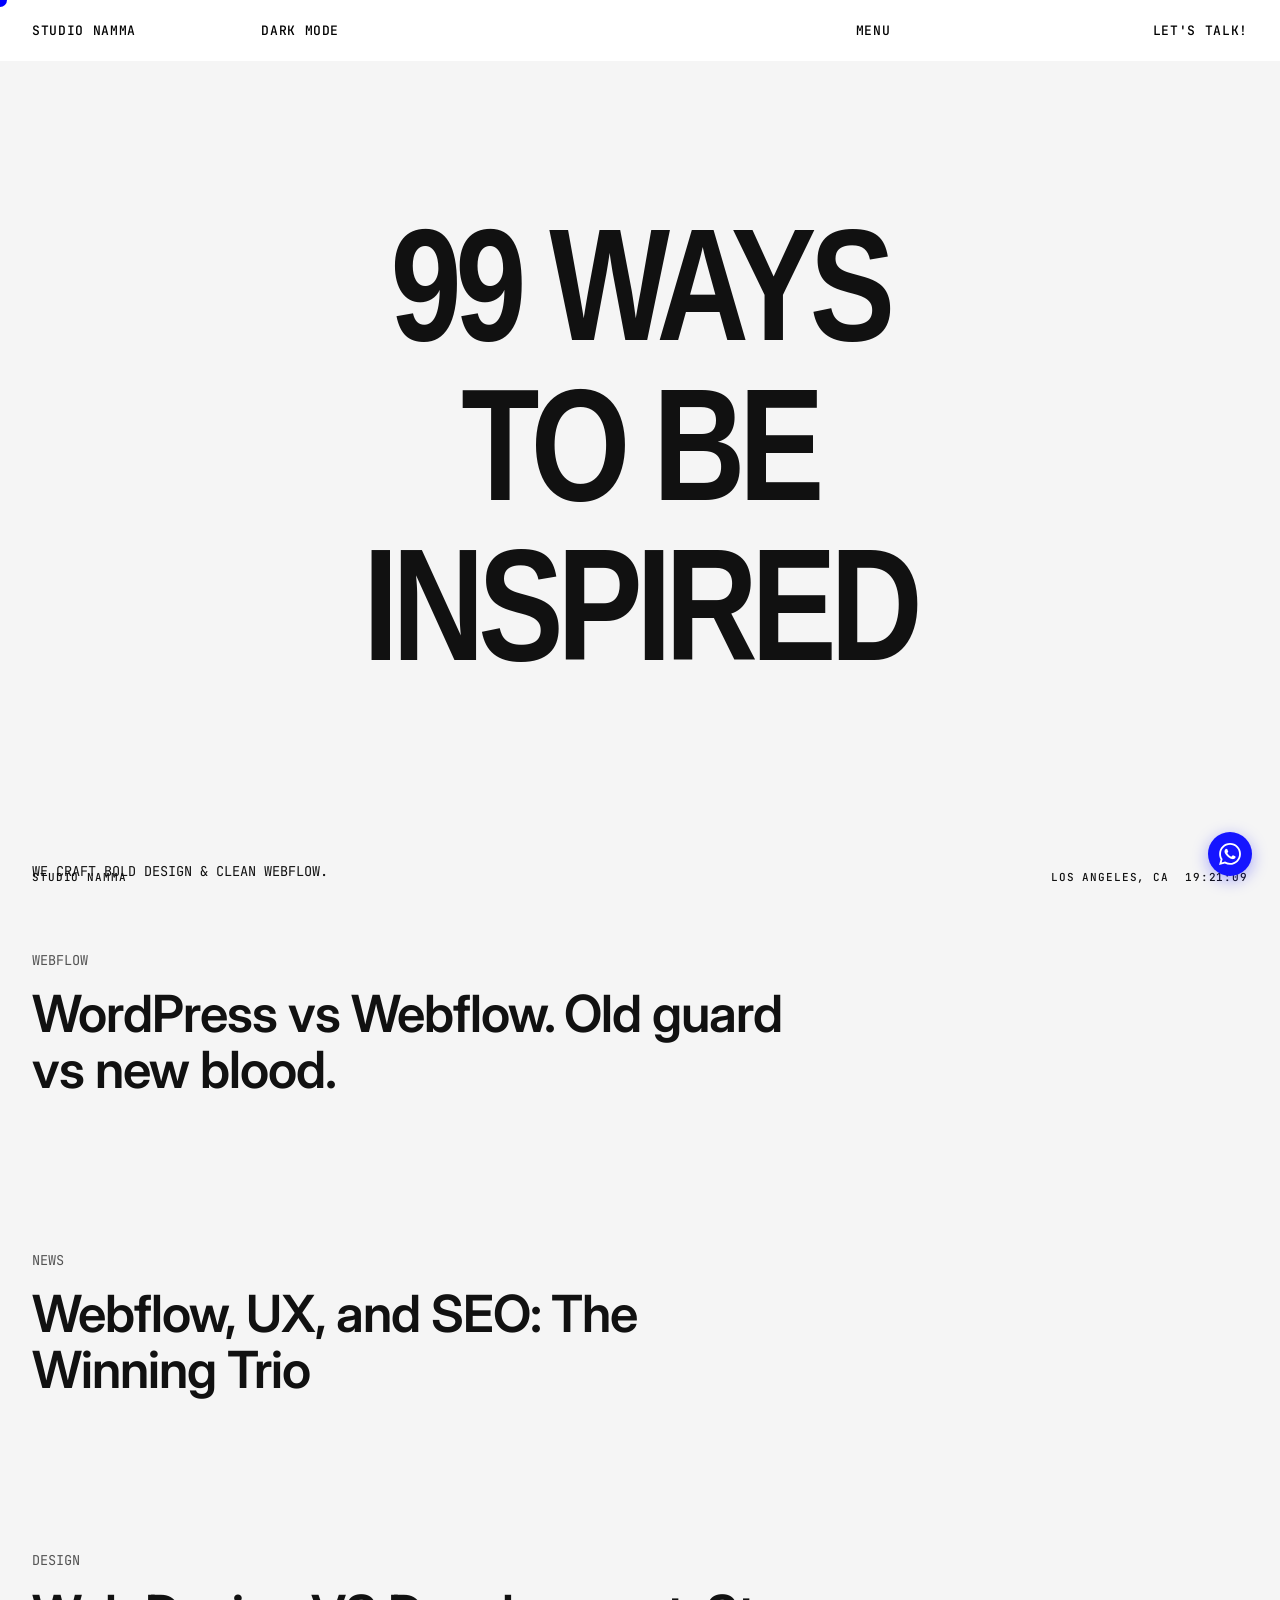
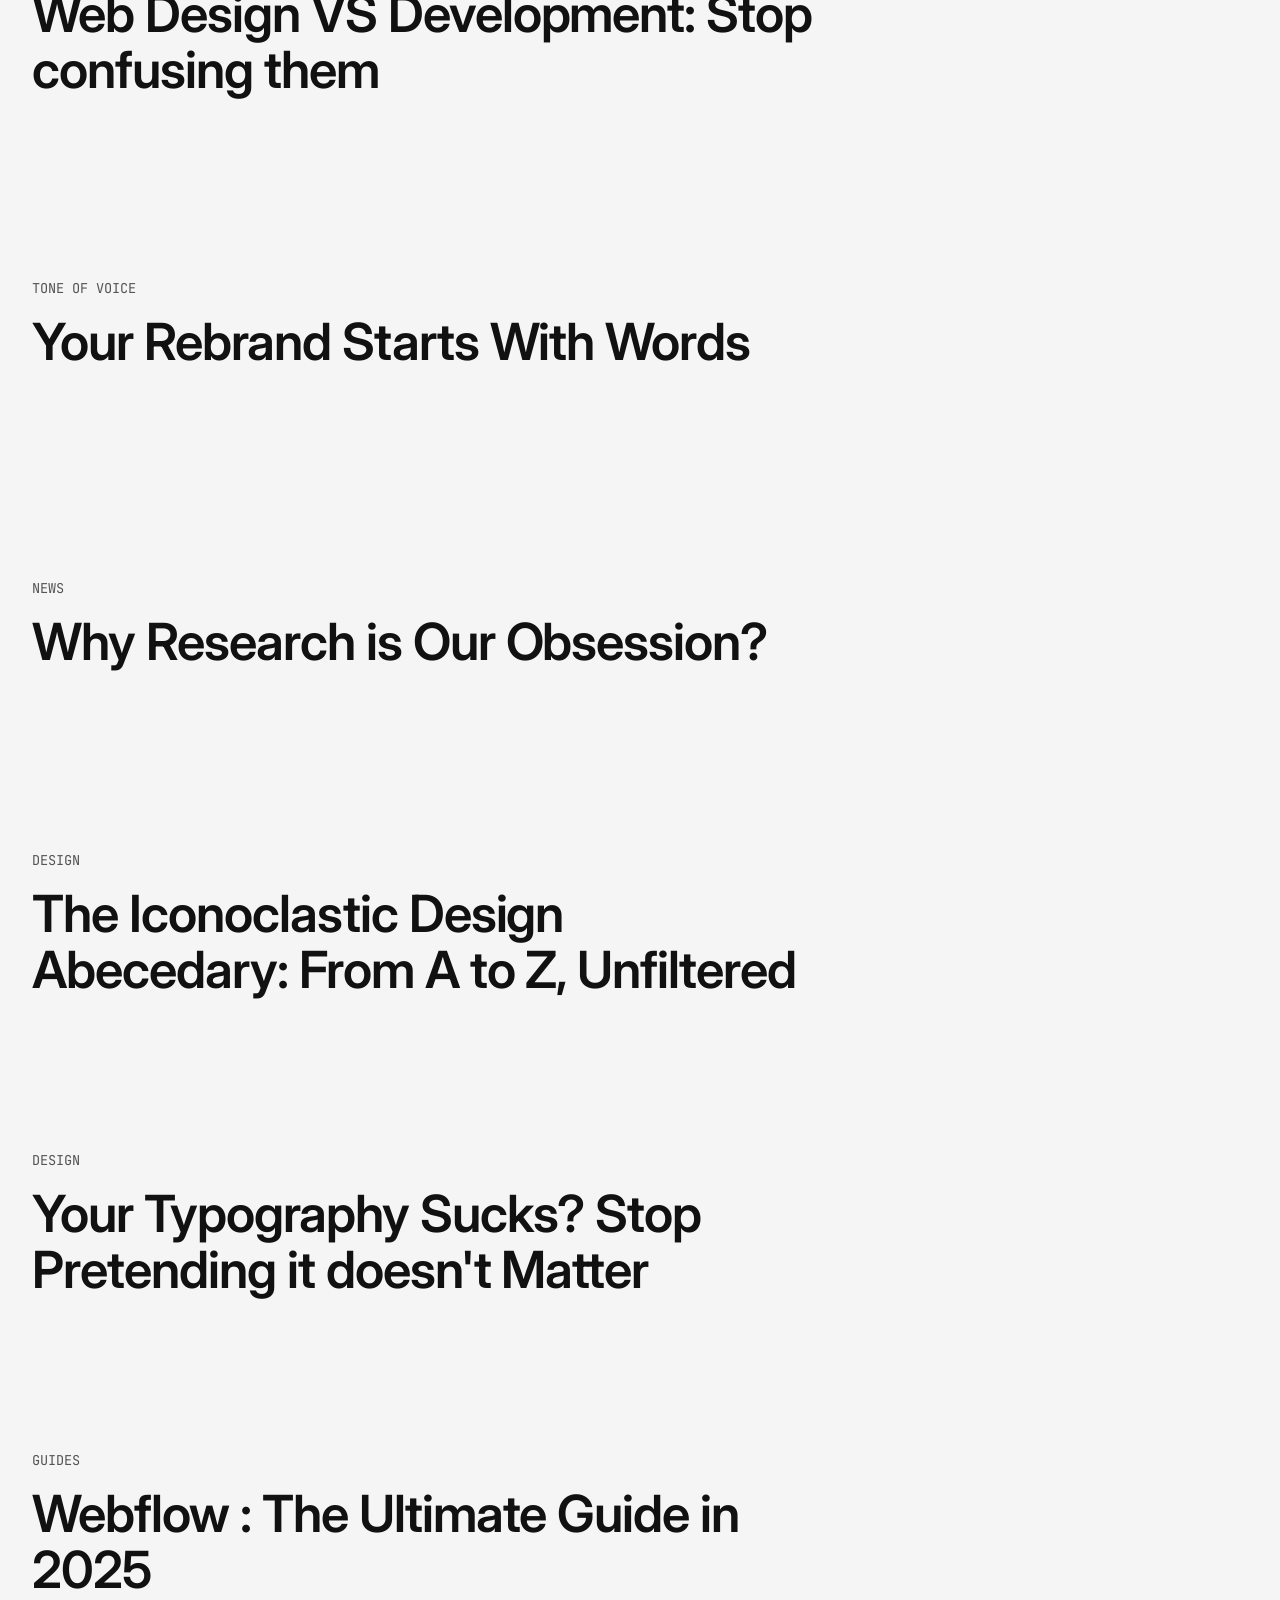
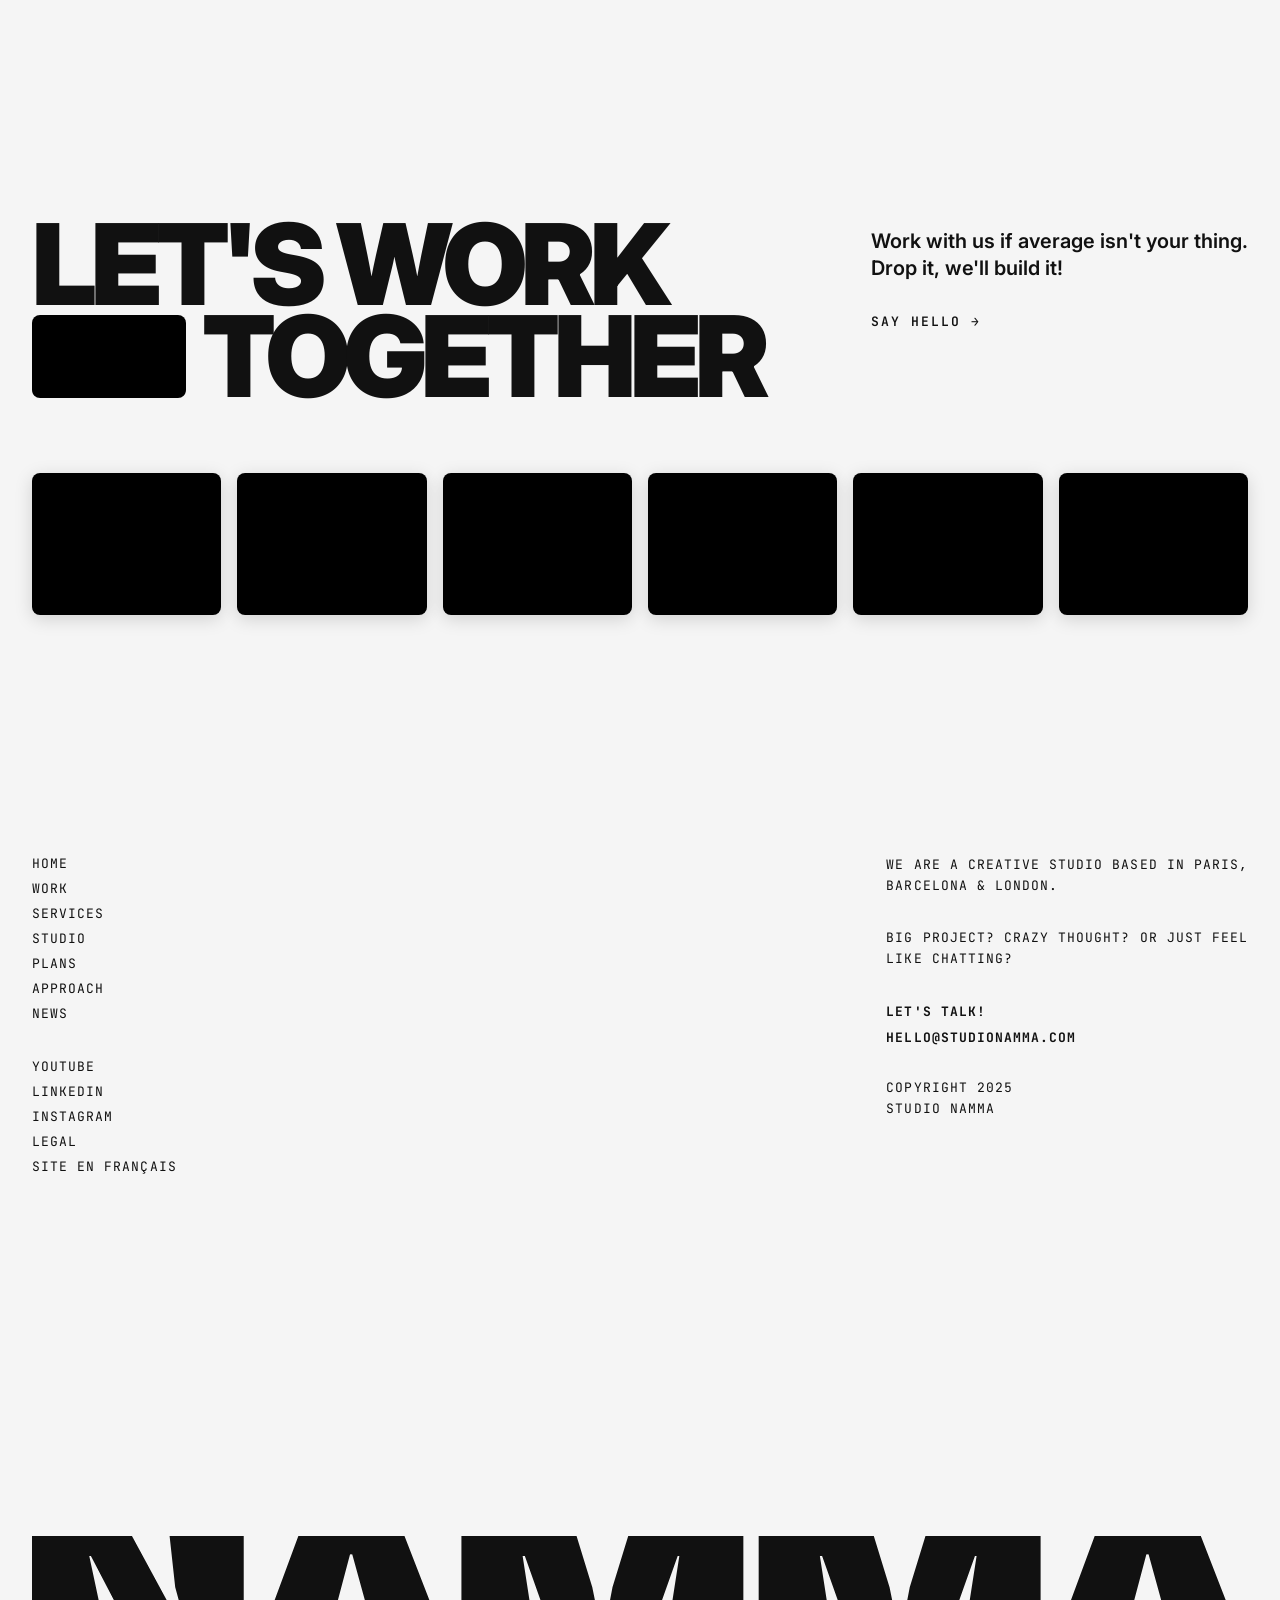
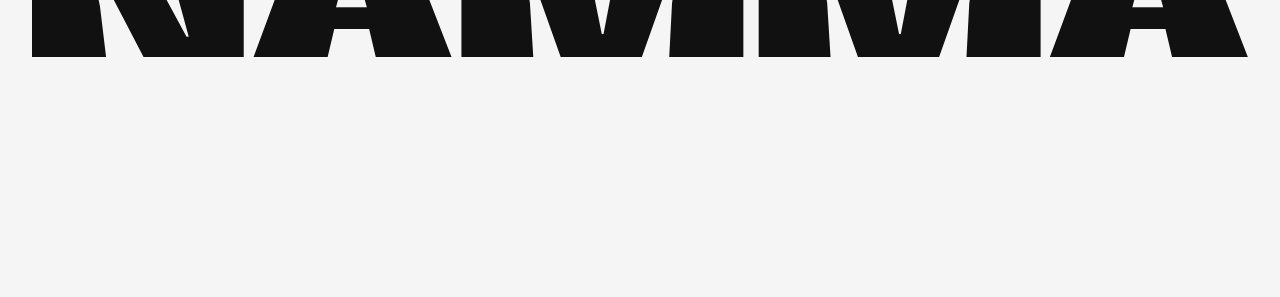
<file: news/index.html>
<!DOCTYPE html>
<html lang="en">
<head>
    <meta charset="UTF-8">
    <meta name="viewport" content="width=device-width, initial-scale=1.0">
    <title>News & Knowledge | Studio Namma</title>
    <link rel="stylesheet" href="style.css">
    <link rel="stylesheet" href="../nav.css">
    <link rel="stylesheet" href="../footer.css">
    <link href="https://fonts.googleapis.com/css2?family=Inter:wght@400;600;900&family=JetBrains+Mono:wght@400;700&display=swap" rel="stylesheet">
</head>
<body data-theme="light">
    <div class="cursor"></div>
    <nav class="navbar">
        <div class="nav-col nav-col-brand">
            <a href="../index.html" class="nav-item nav-brand hover-link">
                STUDIO NAMMA
            </a>
        </div>

        <div class="nav-col nav-col-theme">
            <button id="theme-toggle" class="nav-item nav-theme hover-link" aria-label="Toggle dark mode">
                DARK MODE
            </button>
        </div>

        <div class="nav-col nav-col-menu">
            <button id="menu-toggle" class="nav-item nav-menu hover-link" aria-label="Open menu">
                MENU
            </button>
        </div>

        <div class="nav-col nav-col-talk">
            <a href="mailto:hello@studionamma.com" class="nav-item nav-talk hover-link">
                LET'S TALK!
            </a>
        </div>
    </nav>

    <header class="hero">
        <div class="hero-content">
            <h1 class="hero-title hover-link">99 ways<br>to be<br>inspired</h1>
        </div>
        
        <div class="hero-gif hero-gif-1"></div>
        <div class="hero-gif hero-gif-2"></div>
        <div class="hero-gif hero-gif-3"></div>
        
        <div class="scroll-indicator">We craft bold design & clean Webflow.</div>
    </header>

    <main class="news-section">
        <div class="news-grid">
          
            <a href="#" class="news-card">
                <div class="news-tag">Webflow</div>
                <h2 class="news-heading">WordPress vs Webflow. Old guard vs new blood.</h2>
                <div class="news-visual" style="background-image: url('https://cdn.prod.website-files.com/67aca0c732855fc2a1f2c4fc/68d5b51983245b981467e2a3_Comedy%20What%20GIF%20by%20Malcolm%20France.gif');"></div>
            </a>
            <a href="#" class="news-card">
                <div class="news-tag">News</div>
                <h2 class="news-heading">Webflow, UX, and SEO: The Winning Trio</h2>
                <div class="news-visual" style="background-image: url('https://cdn.prod.website-files.com/67aca0c732855fc2a1f2c4fc/68d4409c7225db024575cf58_shared-ezgif.com-optimize.gif');"></div>
            </a>
            <a href="#" class="news-card">
                <div class="news-tag">Design</div>
                <h2 class="news-heading">Web Design VS Development: Stop confusing them</h2>
                <div class="news-visual" style="background-image: url('https://cdn.prod.website-files.com/67aca0c732855fc2a1f2c4fc/68a8adf0407237e53dab8876_shared%20(33).gif');"></div>
            </a>
            <a href="#" class="news-card">
                <div class="news-tag">Tone of Voice</div>
                <h2 class="news-heading">Your Rebrand Starts With Words</h2>
                <div class="news-visual" style="background-image: url('https://cdn.prod.website-files.com/67aca0c732855fc2a1f2c4fc/689a5a288c452ffb00dcc6a5_shared%20(28).gif');"></div>
            </a>
            <a href="#" class="news-card">
                <div class="news-tag">News</div>
                <h2 class="news-heading">Why Research is Our Obsession?</h2>
                <div class="news-visual" style="background-image: url('https://cdn.prod.website-files.com/67aca0c732855fc2a1f2c4fc/6874e0248f002a2e7e3d8c77_Penn%20Badgley%20Joe%20Goldberg%20GIF%20by%20YOU.gif');"></div>
            </a>
            <a href="#" class="news-card">
                <div class="news-tag">Design</div>
                <h2 class="news-heading">The Iconoclastic Design Abecedary: From A to Z, Unfiltered</h2>
                <div class="news-visual" style="background-image: url('https://cdn.prod.website-files.com/67aca0c732855fc2a1f2c4fc/68750a1d0c8addbffe233e73_Will%20Smith%20Book%20GIF.gif');"></div>
            </a>
           <a href="#" class="news-card">
                <div class="news-tag">Design</div>
                <h2 class="news-heading">Your Typography Sucks? Stop Pretending it doesn't Matter</h2>
               <div class="news-visual"
     style="background-image: url('https://cdn.prod.website-files.com/67aca0c732855fc2a1f2c4fc/687507d869070721dcc17f58_chuck%20norris%20punch%20GIF.gif');">
</div>
            </a>
            
            <a href="#" class="news-card">
                <div class="news-tag">Guides</div>
                <h2 class="news-heading">Webflow : The Ultimate Guide in 2025</h2>
               <div class="news-visual"
     style="background-image: url('https://cdn.prod.website-files.com/67aca0c732855fc2a1f2c4fc/6875093e158e1baff35c3690_Excited%20Season%206%20GIF%20by%20The%20Office.gif');">
</div>
            </a>
            
        </div>
    </main>
    <!-- =========================
         LET'S WORK TOGETHER
    ========================== -->

    <section class="section_cta">

        <div class="cta_container">

            <div class="cta_heading_wrapper">
                <h2 class="cta_heading">LET'S WORK</h2>
                <div class="cta_heading_line_2">
                    <div class="cta_visual">
                        <video autoplay loop muted playsinline>
                            <source src="https://cdn.prod.website-files.com/679cb9cacf00799ba4b4c985%2F68dfa249c8ad1d2624abf3d5_Footer-Service-designV2-transcode.mp4" type="video/mp4">
                        </video>
                    </div>
                    <h2 class="cta_heading">TOGETHER</h2>
                </div>
            </div>

            <div class="cta_content">
                <p>
                    Work with us if average isn't your thing.<br>
                    Drop it, we'll build it!
                </p>

                <a href="mailto:hello@studionamma.com" class="say_hello_btn hover-link">
                    <span>SAY HELLO</span>
                    <span class="arrow">&rarr;</span>
                </a>
            </div>

        </div>

        <!-- 6 FOOTER VIDEO THUMBNAILS -->
        <div class="cta_thumbs_grid">

            <div class="cta_thumb_video">
                <video autoplay loop muted playsinline>
                    <source src="https://cdn.prod.website-files.com/679cb9cacf00799ba4b4c985%2F68dfa249c8ad1d2624abf3d5_Footer-Service-designV2-transcode.mp4" type="video/mp4">
                </video>
            </div>

            <div class="cta_thumb_video">
                <video autoplay loop muted playsinline>
                    <source src="https://cdn.prod.website-files.com/679cb9cacf00799ba4b4c985%2F68dfa1926bb2adbd4315d488_Zefir%20footerV2-transcode.mp4" type="video/mp4">
                </video>
            </div>

            <div class="cta_thumb_video">
                <video autoplay loop muted playsinline>
                    <source src="https://cdn.prod.website-files.com/679cb9cacf00799ba4b4c985%2F68dfa2440a49684a10b9e055_FOOTER%20-%20BRANDINGV2-transcode.mp4" type="video/mp4">
                </video>
            </div>

            <div class="cta_thumb_video">
                <video autoplay loop muted playsinline>
                    <source src="https://cdn.prod.website-files.com/679cb9cacf00799ba4b4c985%2F68dfa20fc54b7796aaa5edf6_SILVR-Video%201%20footersV3-transcode.mp4" type="video/mp4">
                </video>
            </div>

            <div class="cta_thumb_video">
                <video autoplay loop muted playsinline>
                    <source src="https://cdn.prod.website-files.com/679cb9cacf00799ba4b4c985%2F68dfa0feb2681e0616dc3b3a_Footer-supercomics-transcode.mp4" type="video/mp4">
                </video>
            </div>

            <div class="cta_thumb_video">
                <video autoplay loop muted playsinline>
                    <source src="https://cdn.prod.website-files.com/679cb9cacf00799ba4b4c985%2F68dfa22f852959114b6c7b56_OSOL-COVER-footer-V2-transcode.mp4" type="video/mp4">
                </video>
            </div>

        </div>

    </section>

    <!-- =========================
         FOOTER SECTION
    ========================== -->

    <footer class="footer-section">

        <div class="footer-content">

            <!-- LEFT COLUMN -->
            <div class="footer-left">

                <div class="footer-nav-list">
                    <a href="../index.html" class="hover-link">HOME</a>
                    <a href="../work/work.html" class="hover-link">WORK</a>
                    <a href="#" class="hover-link">SERVICES</a>
                    <a href="#" class="hover-link">STUDIO</a>
                    <a href="../plans-Studio-Nama/index.html" class="hover-link">PLANS</a>
                    <a href="#" class="hover-link">APPROACH</a>
                    <a href="#" class="hover-link active">NEWS</a>
                </div>

                <div class="footer-social-list">
                    <a href="https://youtube.com" target="_blank" rel="noopener noreferrer" class="hover-link">YOUTUBE</a>
                    <a href="https://linkedin.com" target="_blank" rel="noopener noreferrer" class="hover-link">LINKEDIN</a>
                    <a href="https://instagram.com" target="_blank" rel="noopener noreferrer" class="hover-link">INSTAGRAM</a>
                    <a href="#" class="hover-link">LEGAL</a>
                    <a href="#" class="hover-link">SITE EN FRANÇAIS</a>
                </div>

            </div>

            <!-- RIGHT COLUMN -->
            <div class="footer-right">

                <div class="footer-info-block">
                    <p>WE ARE A CREATIVE STUDIO BASED IN PARIS,<br>BARCELONA & LONDON.</p>
                </div>

                <div class="footer-info-block">
                    <p>BIG PROJECT? CRAZY THOUGHT? OR JUST FEEL<br>LIKE CHATTING?</p>
                </div>

                <div class="footer-info-block">
                    <p class="talk-heading">LET'S TALK!</p>
                    <a href="mailto:hello@studionamma.com" class="footer-email-link hover-link">HELLO@STUDIONAMMA.COM</a>
                </div>

                <div class="footer-info-block copyright-block">
                    <p>COPYRIGHT 2025<br>STUDIO NAMMA</p>
                </div>

            </div>

        </div>

        <!-- GROWING NAMMA LOGO -->
        <div class="footer-logo-container">
            <svg
                id="namma-logo"
                width="100%"
                viewBox="0 0 1472 475"
                preserveAspectRatio="none"
                fill="none"
                xmlns="http://www.w3.org/2000/svg">

                <path
                    d="M0 0H121.01L186.954 393.455H189.673L173.357 200.465L166.559 0H256.297V475H135.286L71.3823 78.8269H69.3428L82.2596 274.535L89.7378 475H0V0Z"
                    fill="currentColor" />

                <path
                    d="M268.04 475L322.426 0H450.914L508.02 475H416.243L408.085 363.555H365.935L357.777 475H268.04ZM367.975 279.292H405.366L387.69 72.0315H384.971L367.975 279.292Z"
                    fill="currentColor" />

                <path
                    d="M519.832 475V0H659.198L678.233 200.465L689.79 383.941H691.83L702.707 200.465L721.742 0H861.108V475H771.37L774.769 262.983L783.607 78.8269H781.567L738.058 475H640.162L596.653 78.8269H593.934L602.772 262.983L606.851 475H519.832Z"
                    fill="currentColor" />

                <path
                    d="M879.665 475V0H1019.03L1038.07 200.465L1049.62 383.941H1051.66L1062.54 200.465L1081.57 0H1220.94V475H1131.2L1134.6 262.983L1143.44 78.8269H1141.4L1097.89 475H999.995L956.486 78.8269H953.767L962.604 262.983L966.683 475H879.665Z"
                    fill="currentColor" />

                <path
                    d="M1232.02 475L1286.41 0H1414.89L1472 475H1380.22L1372.06 363.555H1329.92L1321.76 475H1232.02ZM1331.95 279.292H1369.35L1351.67 72.0315H1348.95L1331.95 279.292Z"
                    fill="currentColor" />

            </svg>
        </div>

    </footer>

    <!-- =========================
         FIXED BOTTOM BAR (CLOCK & LOCATION)
    ========================== -->

    <div class="fixed-bottom-bar">
        <div class="bottom-bar-left">
            <span>STUDIO NAMMA</span>
        </div>
        <div class="bottom-bar-right">
            <span>LOS ANGELES, CA</span>
            <span id="live-time">12:00:00</span>
        </div>
    </div>

    <!-- =========================
         FLOATING WHATSAPP BUTTON
    ========================== -->

    <a href="https://wa.me/yourphonenumber" class="floating-whatsapp" target="_blank" rel="noopener noreferrer" aria-label="Contact on WhatsApp">
        <svg viewBox="0 0 24 24" width="22" height="22" fill="currentColor">
            <path d="M.057 24l1.687-6.163c-1.041-1.804-1.588-3.849-1.587-5.946.003-6.556 5.338-11.891 11.893-11.891 3.181.001 6.167 1.24 8.413 3.488 2.245 2.248 3.481 5.236 3.48 8.414-.003 6.557-5.338 11.892-11.893 11.892-1.99-.001-3.951-.5-5.688-1.448l-6.305 1.654zm6.597-3.807c1.676.995 3.276 1.591 5.392 1.592 5.448 0 9.886-4.434 9.889-9.885.002-5.462-4.415-9.89-9.881-9.892-5.452 0-9.887 4.434-9.889 9.884-.001 2.225.651 3.891 1.746 5.634l-.999 3.648 3.742-.981zm11.387-5.464c-.074-.124-.272-.198-.57-.347-.297-.149-1.758-.868-2.031-.967-.272-.099-.47-.149-.669.149-.198.297-.768.967-.941 1.165-.173.198-.347.223-.644.074-.297-.149-1.255-.462-2.39-1.475-.883-.788-1.48-1.761-1.653-2.059-.173-.297-.018-.458.13-.606.134-.133.297-.347.446-.521.151-.172.2-.296.3-.495.099-.198.05-.372-.025-.521-.075-.148-.669-1.611-.916-2.206-.242-.579-.487-.501-.669-.51l-.57-.01c-.198 0-.52.074-.792.372s-1.04 1.016-1.04 2.479 1.065 2.876 1.213 3.074c.149.198 2.095 3.2 5.076 4.487.709.306 1.263.489 1.694.626.712.226 1.36.194 1.872.118.571-.085 1.758-.719 2.006-1.413.248-.695.248-1.29.173-1.414z"/>
        </svg>
    </a>

    <script src="../navbar.js"></script>
    <script src="../footer.js"></script>
    <script src="script (1).js"></script>
</body>
</html>
</file>
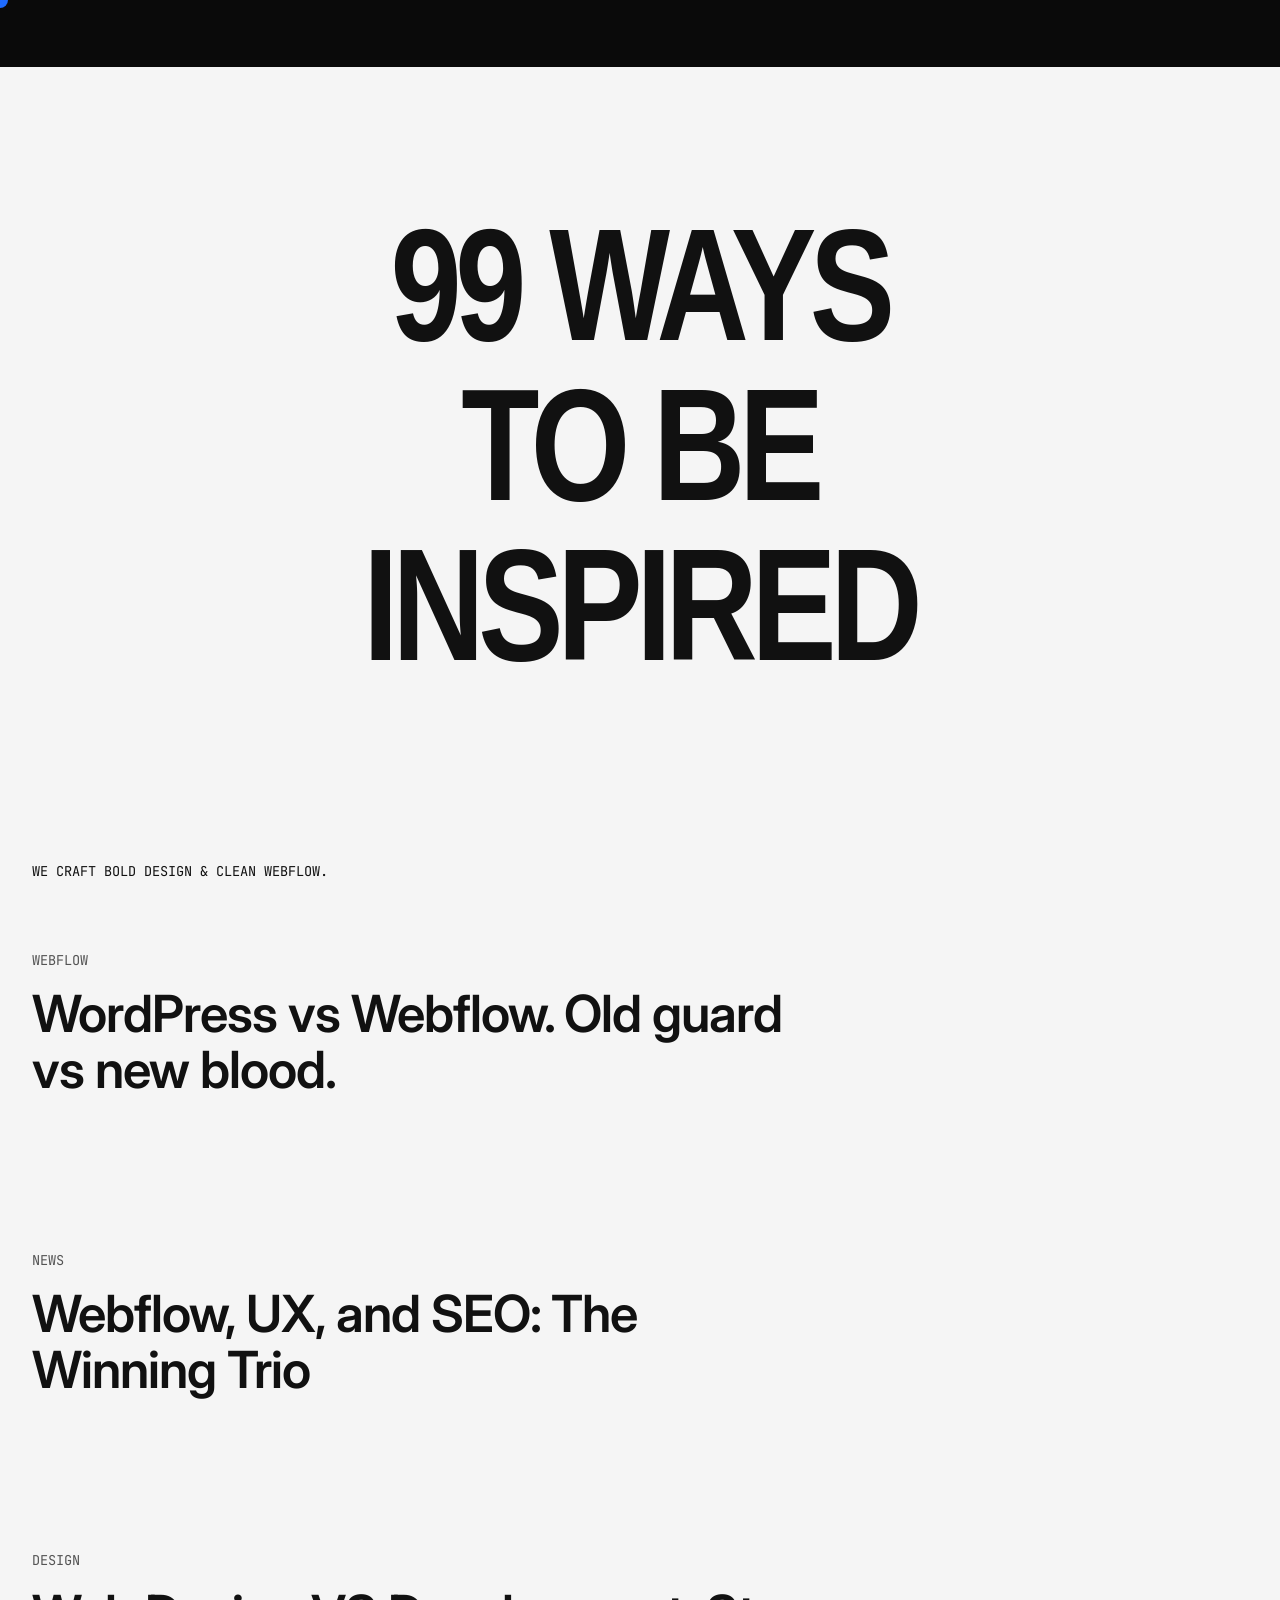
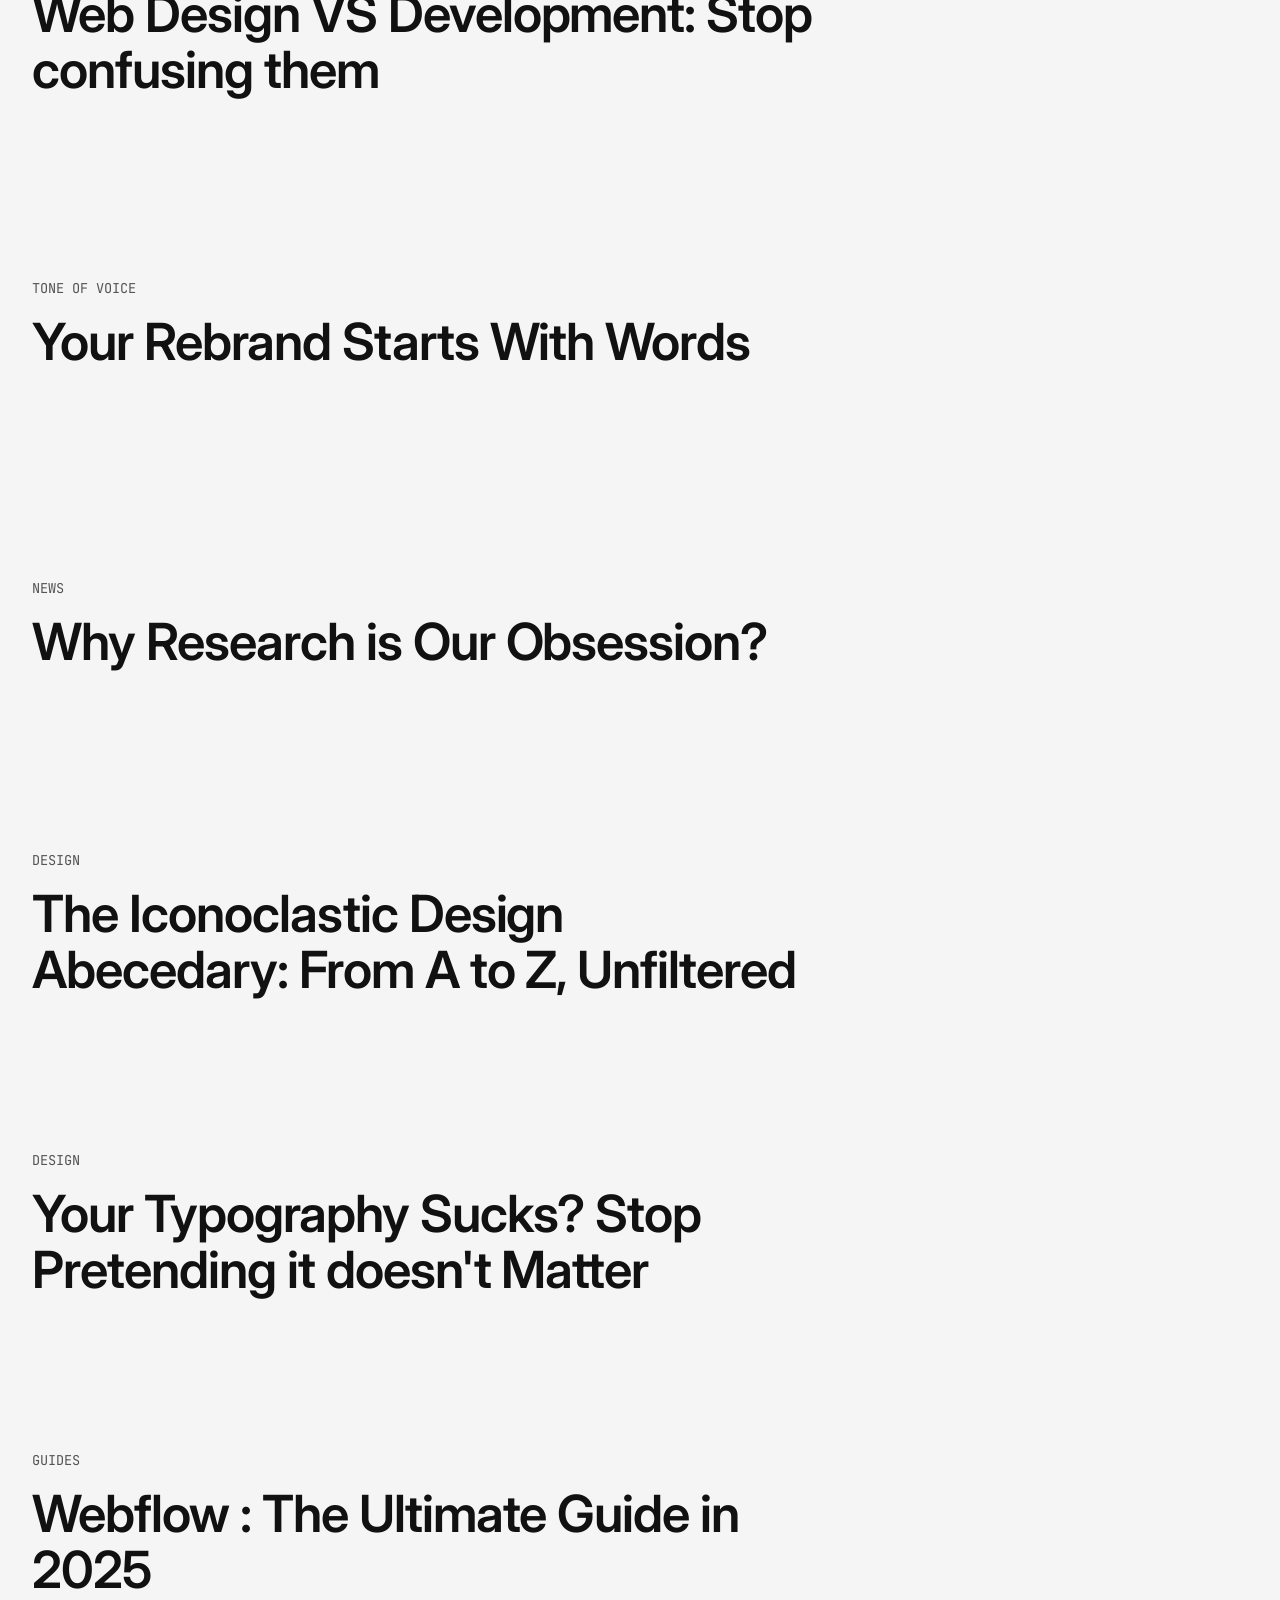
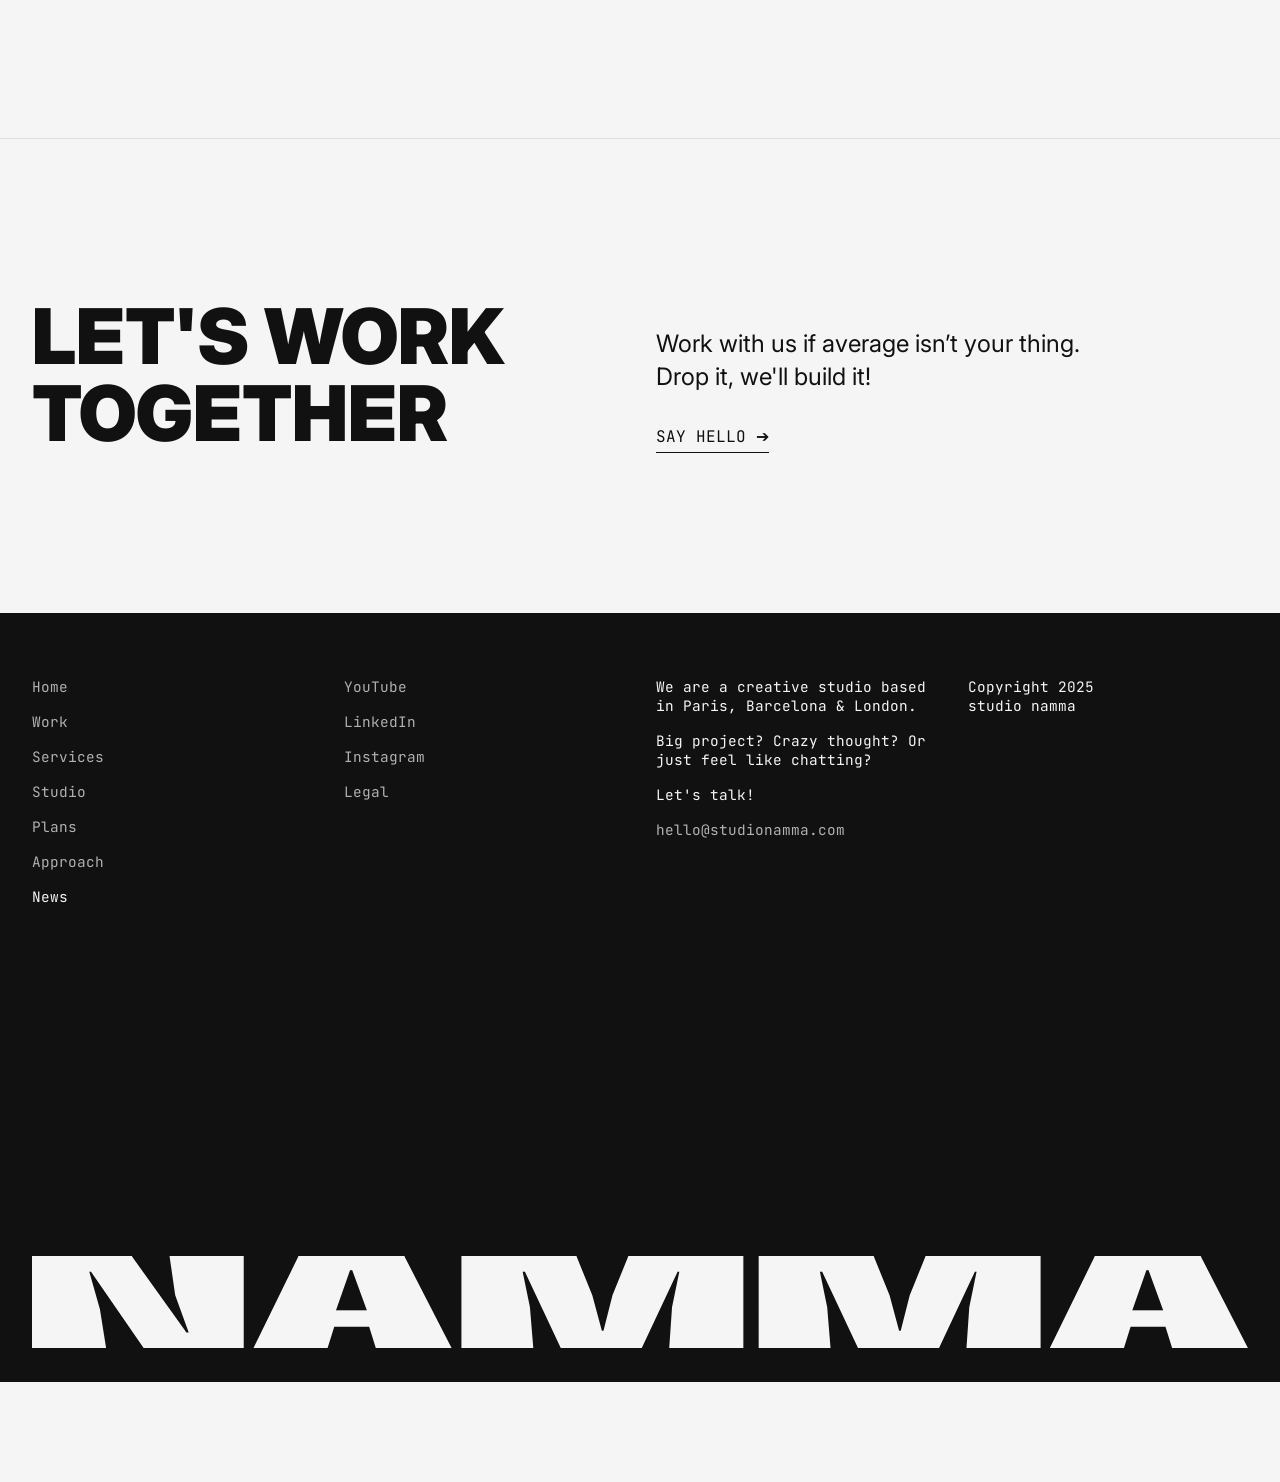
<file: plan/index.html>
<!DOCTYPE html>
<html lang="en">
<head>
    <meta charset="UTF-8">
    <meta name="viewport" content="width=device-width, initial-scale=1.0">
    <title>News & Knowledge | Studio Namma</title>
    <link rel="stylesheet" href="style.css">
    <link rel="stylesheet" href="../nav.css">
    <link href="https://fonts.googleapis.com/css2?family=Inter:wght@400;600;900&family=JetBrains+Mono:wght@400;700&display=swap" rel="stylesheet">
</head>
<body data-theme="light">
    <div class="cursor"></div>
    <nav class="navbar">
        <div class="nav-left">
            <a href="../index.html" class="brand logo-mono hover-link">Studio Namma</a>
            <button id="theme-toggle" class="brand hover-link">Dark  mode</button>
        </div>
        <div class="nav-middle">
            <button id="menu-toggle" class="brand hover-link">Menu</button>
        </div>
        <div class="nav-right">
            <button class="brand hover-link">Let's talk!</button>
        </div>
    </nav>

    <header class="hero">
        <div class="hero-content">
            <h1 class="hero-title hover-link">99 ways<br>to be<br>inspired</h1>
        </div>
        
        <div class="hero-gif hero-gif-1"></div>
        <div class="hero-gif hero-gif-2"></div>
        <div class="hero-gif hero-gif-3"></div>
        
        <div class="scroll-indicator">We craft bold design & clean Webflow.</div>
    </header>

    <main class="news-section">
        <div class="news-grid">
          
            <a href="#" class="news-card">
                <div class="news-tag">Webflow</div>
                <h2 class="news-heading">WordPress vs Webflow. Old guard vs new blood.</h2>
                <div class="news-visual" style="background-image: url('https://cdn.prod.website-files.com/67aca0c732855fc2a1f2c4fc/68d5b51983245b981467e2a3_Comedy%20What%20GIF%20by%20Malcolm%20France.gif');"></div>
            </a>
            <a href="#" class="news-card">
                <div class="news-tag">News</div>
                <h2 class="news-heading">Webflow, UX, and SEO: The Winning Trio</h2>
                <div class="news-visual" style="background-image: url('https://cdn.prod.website-files.com/67aca0c732855fc2a1f2c4fc/68d4409c7225db024575cf58_shared-ezgif.com-optimize.gif');"></div>
            </a>
            <a href="#" class="news-card">
                <div class="news-tag">Design</div>
                <h2 class="news-heading">Web Design VS Development: Stop confusing them</h2>
                <div class="news-visual" style="background-image: url('https://cdn.prod.website-files.com/67aca0c732855fc2a1f2c4fc/68a8adf0407237e53dab8876_shared%20(33).gif');"></div>
            </a>
            <a href="#" class="news-card">
                <div class="news-tag">Tone of Voice</div>
                <h2 class="news-heading">Your Rebrand Starts With Words</h2>
                <div class="news-visual" style="background-image: url('https://cdn.prod.website-files.com/67aca0c732855fc2a1f2c4fc/689a5a288c452ffb00dcc6a5_shared%20(28).gif');"></div>
            </a>
            <a href="#" class="news-card">
                <div class="news-tag">News</div>
                <h2 class="news-heading">Why Research is Our Obsession?</h2>
                <div class="news-visual" style="background-image: url('https://cdn.prod.website-files.com/67aca0c732855fc2a1f2c4fc/6874e0248f002a2e7e3d8c77_Penn%20Badgley%20Joe%20Goldberg%20GIF%20by%20YOU.gif');"></div>
            </a>
            <a href="#" class="news-card">
                <div class="news-tag">Design</div>
                <h2 class="news-heading">The Iconoclastic Design Abecedary: From A to Z, Unfiltered</h2>
                <div class="news-visual" style="background-image: url('https://cdn.prod.website-files.com/67aca0c732855fc2a1f2c4fc/68750a1d0c8addbffe233e73_Will%20Smith%20Book%20GIF.gif');"></div>
            </a>
           <a href="#" class="news-card">
                <div class="news-tag">Design</div>
                <h2 class="news-heading">Your Typography Sucks? Stop Pretending it doesn't Matter</h2>
               <div class="news-visual"
     style="background-image: url('https://cdn.prod.website-files.com/67aca0c732855fc2a1f2c4fc/687507d869070721dcc17f58_chuck%20norris%20punch%20GIF.gif');">
</div>
            </a>
            
            <a href="#" class="news-card">
                <div class="news-tag">Guides</div>
                <h2 class="news-heading">Webflow : The Ultimate Guide in 2025</h2>
               <div class="news-visual"
     style="background-image: url('https://cdn.prod.website-files.com/67aca0c732855fc2a1f2c4fc/6875093e158e1baff35c3690_Excited%20Season%206%20GIF%20by%20The%20Office.gif');">
</div>
            </a>
            
        </div>
    </main>
    <section class="cta-section">
        <h2 class="cta-title">Let's work<br>together</h2>
        <div class="cta-content">
            <p>Work with us if average isn’t your thing.<br>Drop it, we'll build it!</p>
            <a href="#" class="cta-button hover-link">say hello ➔</a>
        </div>
    </section>
    <footer class="footer">
        <div class="footer-links">
            <div class="footer-col">
                <a href="../index.html" class="hover-link">Home</a>
                <a href="../work/work.html" class="hover-link">Work</a>
                <a href="../index.html" class="hover-link">Services</a>
                <a href="../index.html" class="hover-link">Studio</a>
                <a href="#" class="hover-link">Plans</a>
                <a href="../index.html" class="hover-link">Approach</a>
                <a href="#" class="active hover-link">News</a>
            </div>
            <div class="footer-col">
                <a href="#" class="hover-link">YouTube</a>
                <a href="#" class="hover-link">LinkedIn</a>
                <a href="#" class="hover-link">Instagram</a>
                <a href="#" class="hover-link">Legal</a>
            </div>
            <div class="footer-col">
                <p>We are a creative studio based in Paris, Barcelona & London.</p>
                <p>Big project? Crazy thought? Or just feel like chatting?</p>
                <p>Let's talk!</p>
                <a href="mailto:hello@studionamma.com" class="hover-link">hello@studionamma.com</a>
            </div>
            <div class="footer-col">
                <p>Copyright 2025<br>studio namma</p>
            </div>
        </div>
        <div class="footer-logo">
            <svg id="namma-logo" width="100%" viewBox="0 0 1472 475" preserveAspectRatio="none" fill="none" xmlns="http://www.w3.org/2000/svg">
                <path d="M0 0H121.01L186.954 393.455H189.673L173.357 200.465L166.559 0H256.297V475H135.286L71.3823 78.8269H69.3428L82.2596 274.535L89.7378 475H0V0Z" fill="currentColor"/>
                <path d="M268.04 475L322.426 0H450.914L508.02 475H416.243L408.085 363.555H365.935L357.777 475H268.04ZM367.975 279.292H405.366L387.69 72.0315H384.971L367.975 279.292Z" fill="currentColor"/>
                <path d="M519.832 475V0H659.198L678.233 200.465L689.79 383.941H691.83L702.707 200.465L721.742 0H861.108V475H771.37L774.769 262.983L783.607 78.8269H781.567L738.058 475H640.162L596.653 78.8269H593.934L602.772 262.983L606.851 475H519.832Z" fill="currentColor"/>
                <path d="M879.665 475V0H1019.03L1038.07 200.465L1049.62 383.941H1051.66L1062.54 200.465L1081.57 0H1220.94V475H1131.2L1134.6 262.983L1143.44 78.8269H1141.4L1097.89 475H999.995L956.486 78.8269H953.767L962.604 262.983L966.683 475H879.665Z" fill="currentColor"/>
                <path d="M1232.02 475L1286.41 0H1414.89L1472 475H1380.22L1372.06 363.555H1329.92L1321.76 475H1232.02ZM1331.95 279.292H1369.35L1351.67 72.0315H1348.95L1331.95 279.292Z" fill="currentColor"/>
            </svg>
        </div>
    </footer>

    <script src="../navbar.js"></script>
    <script src="script (1).js"></script>
</body>
</html>
</file>
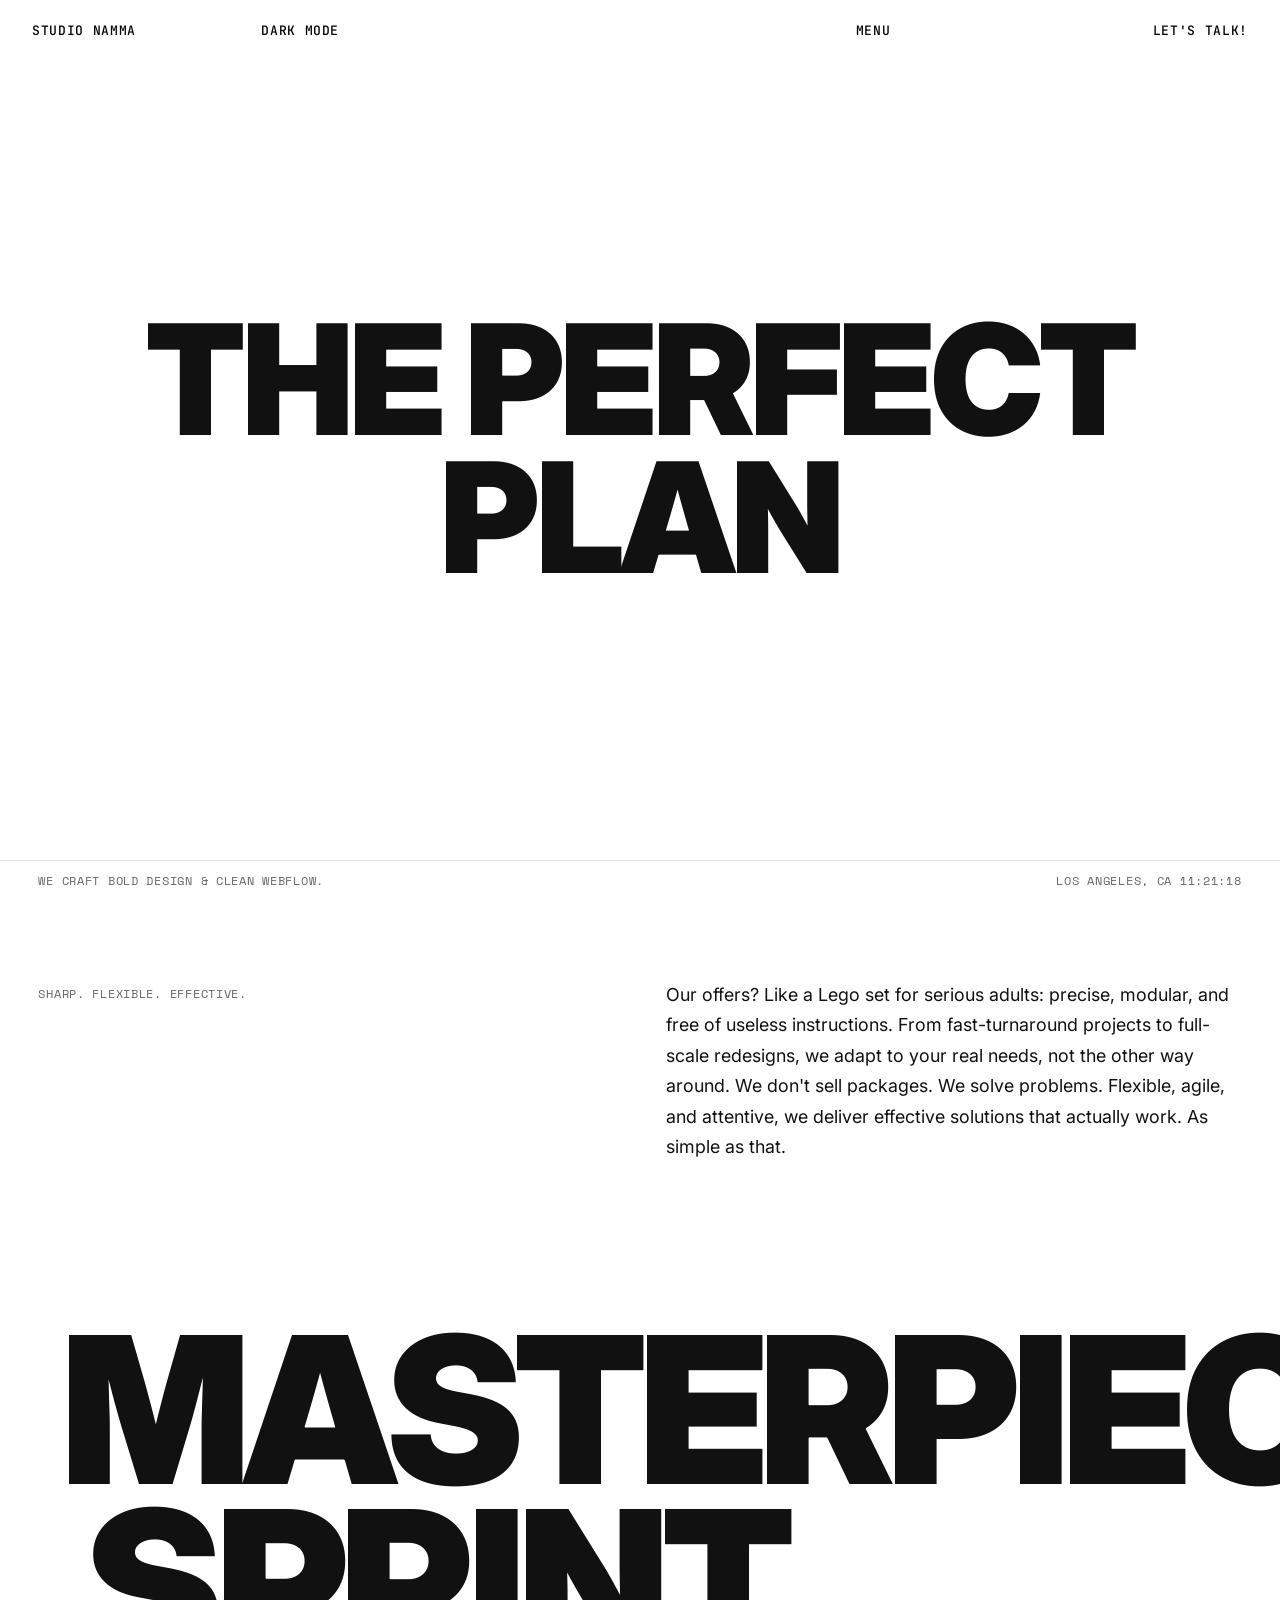
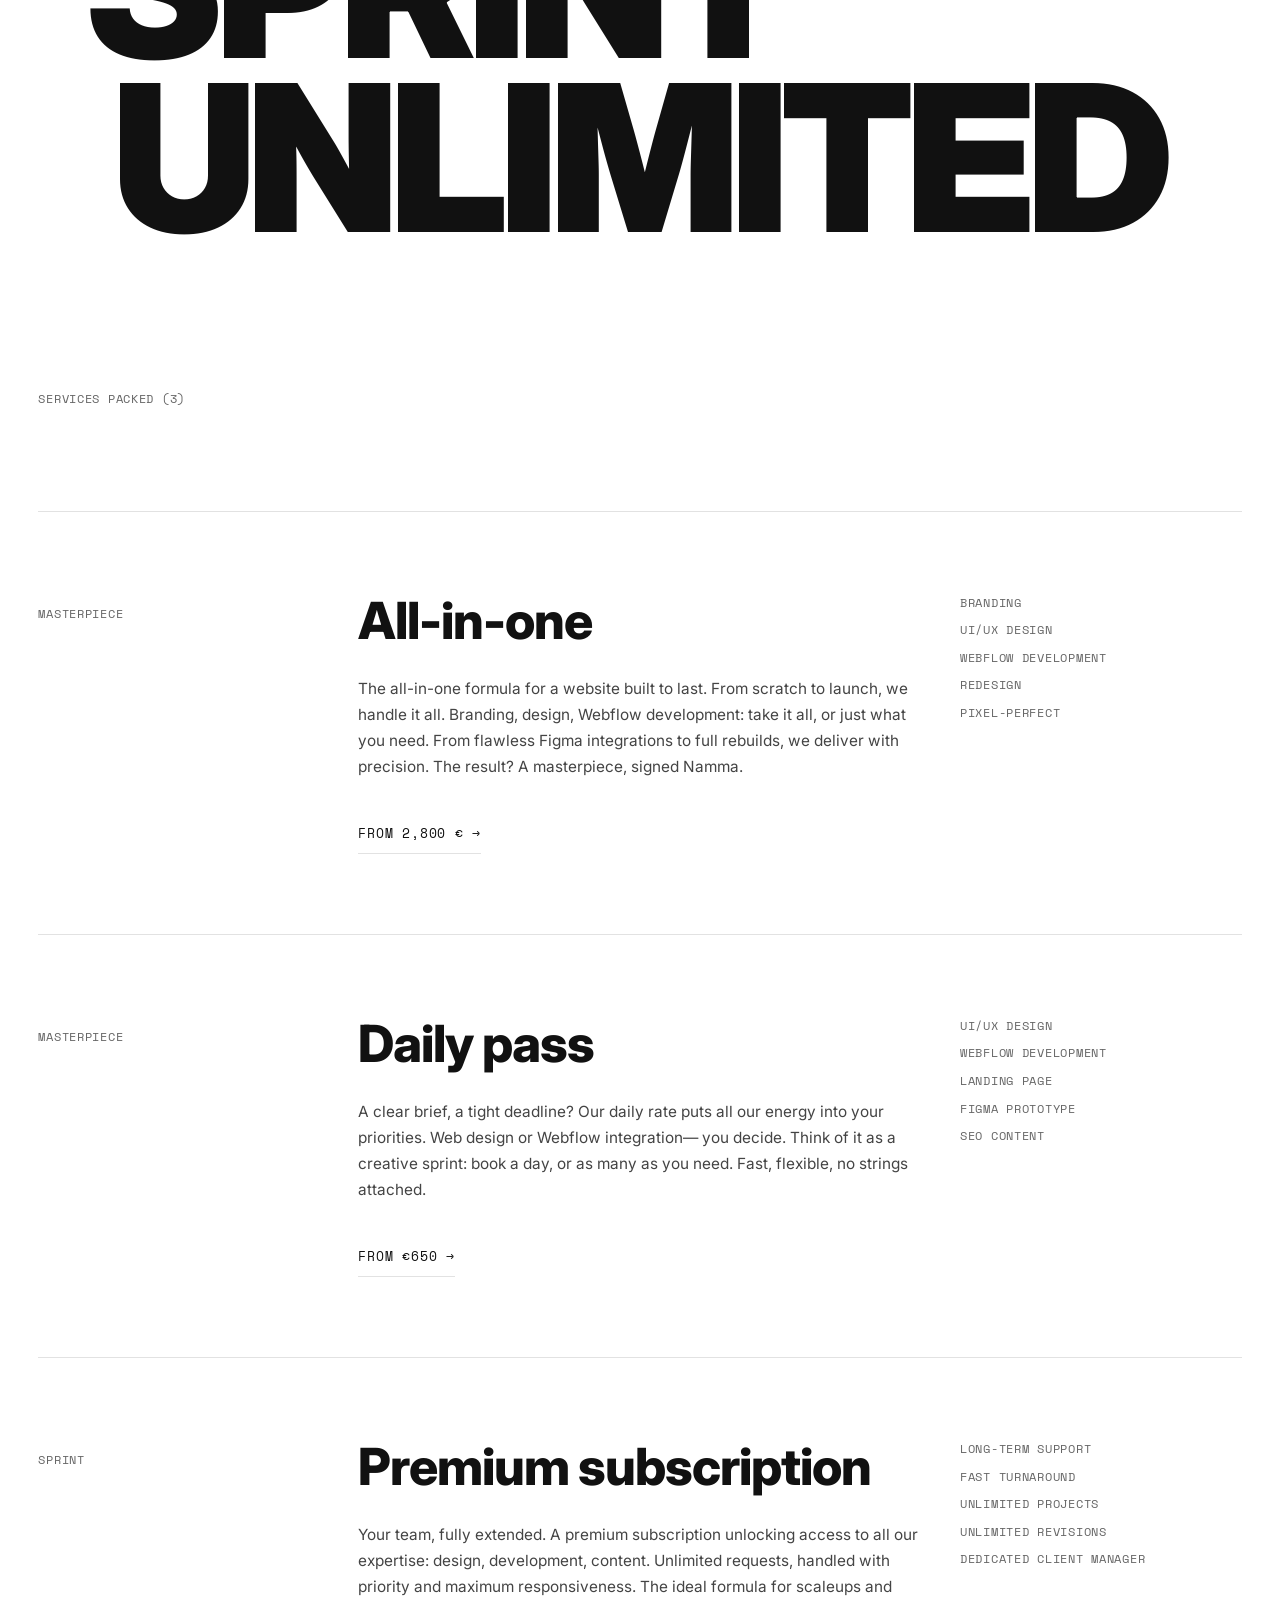
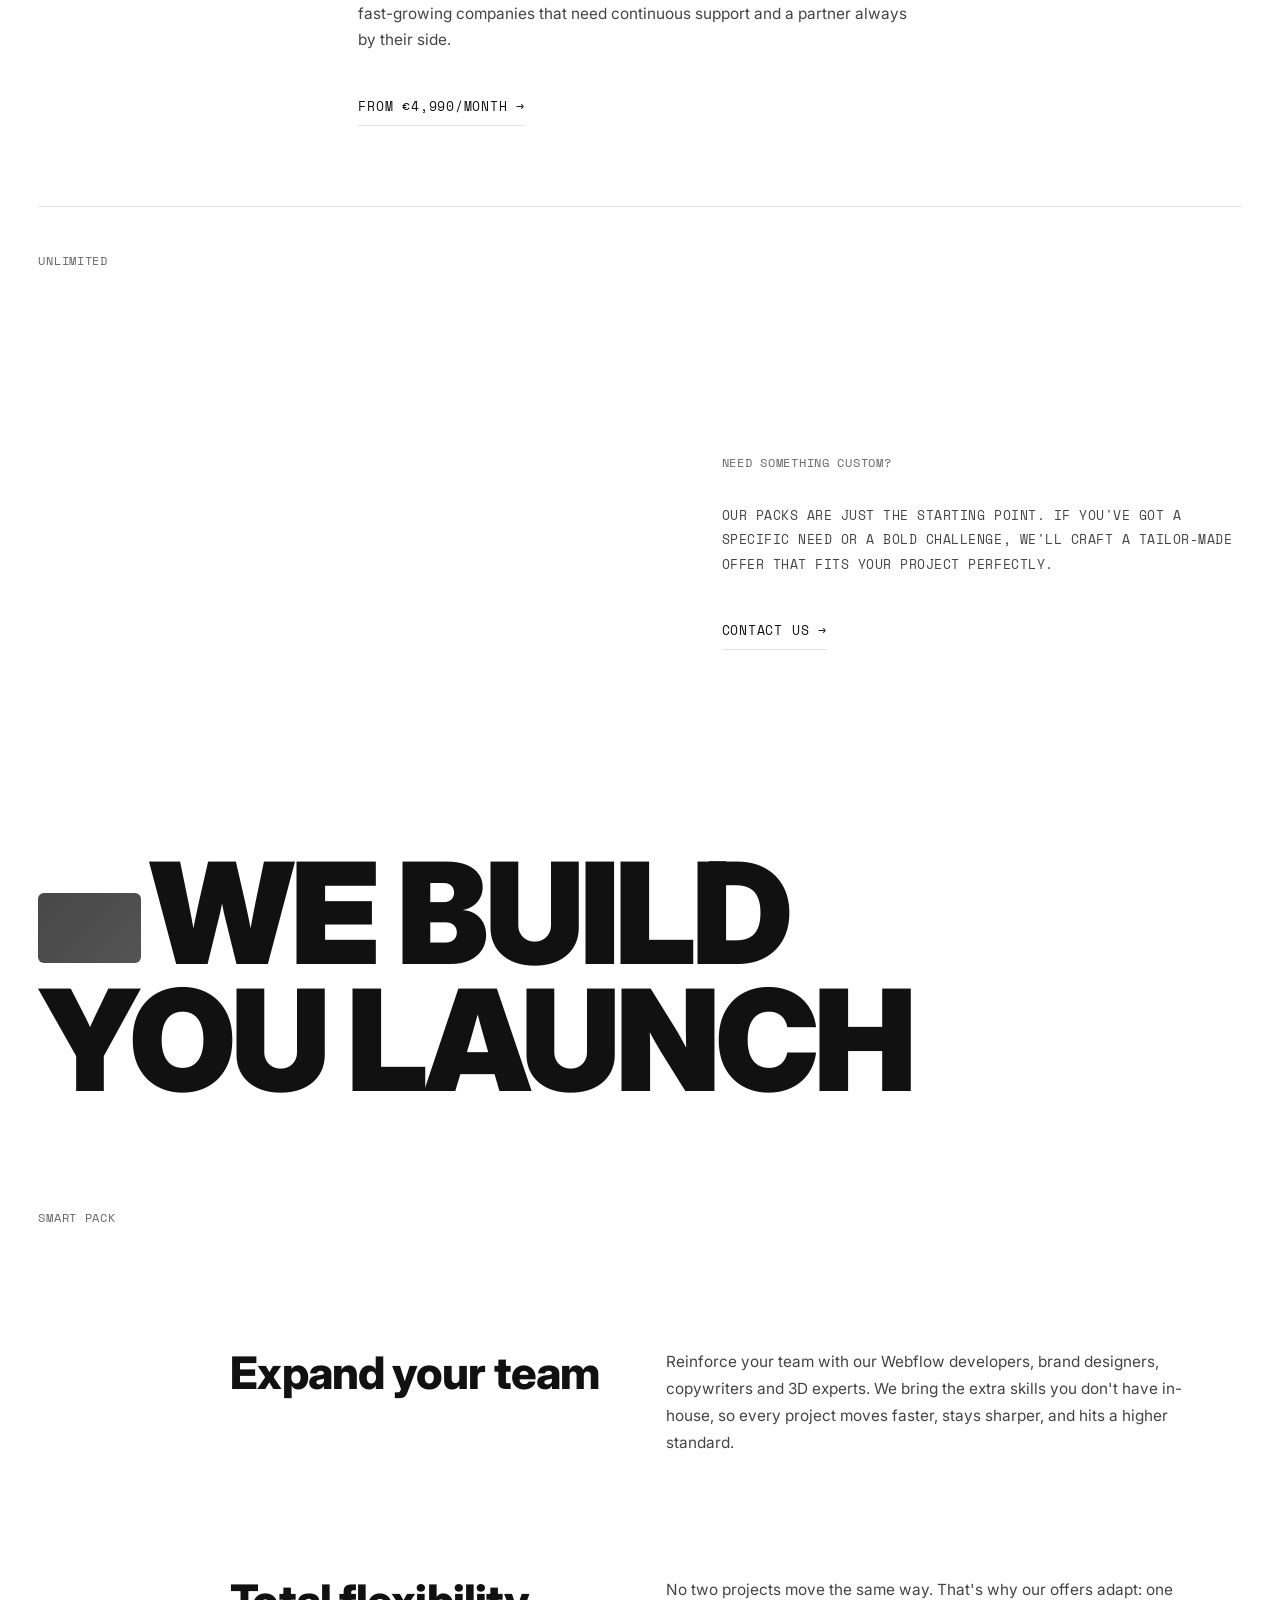
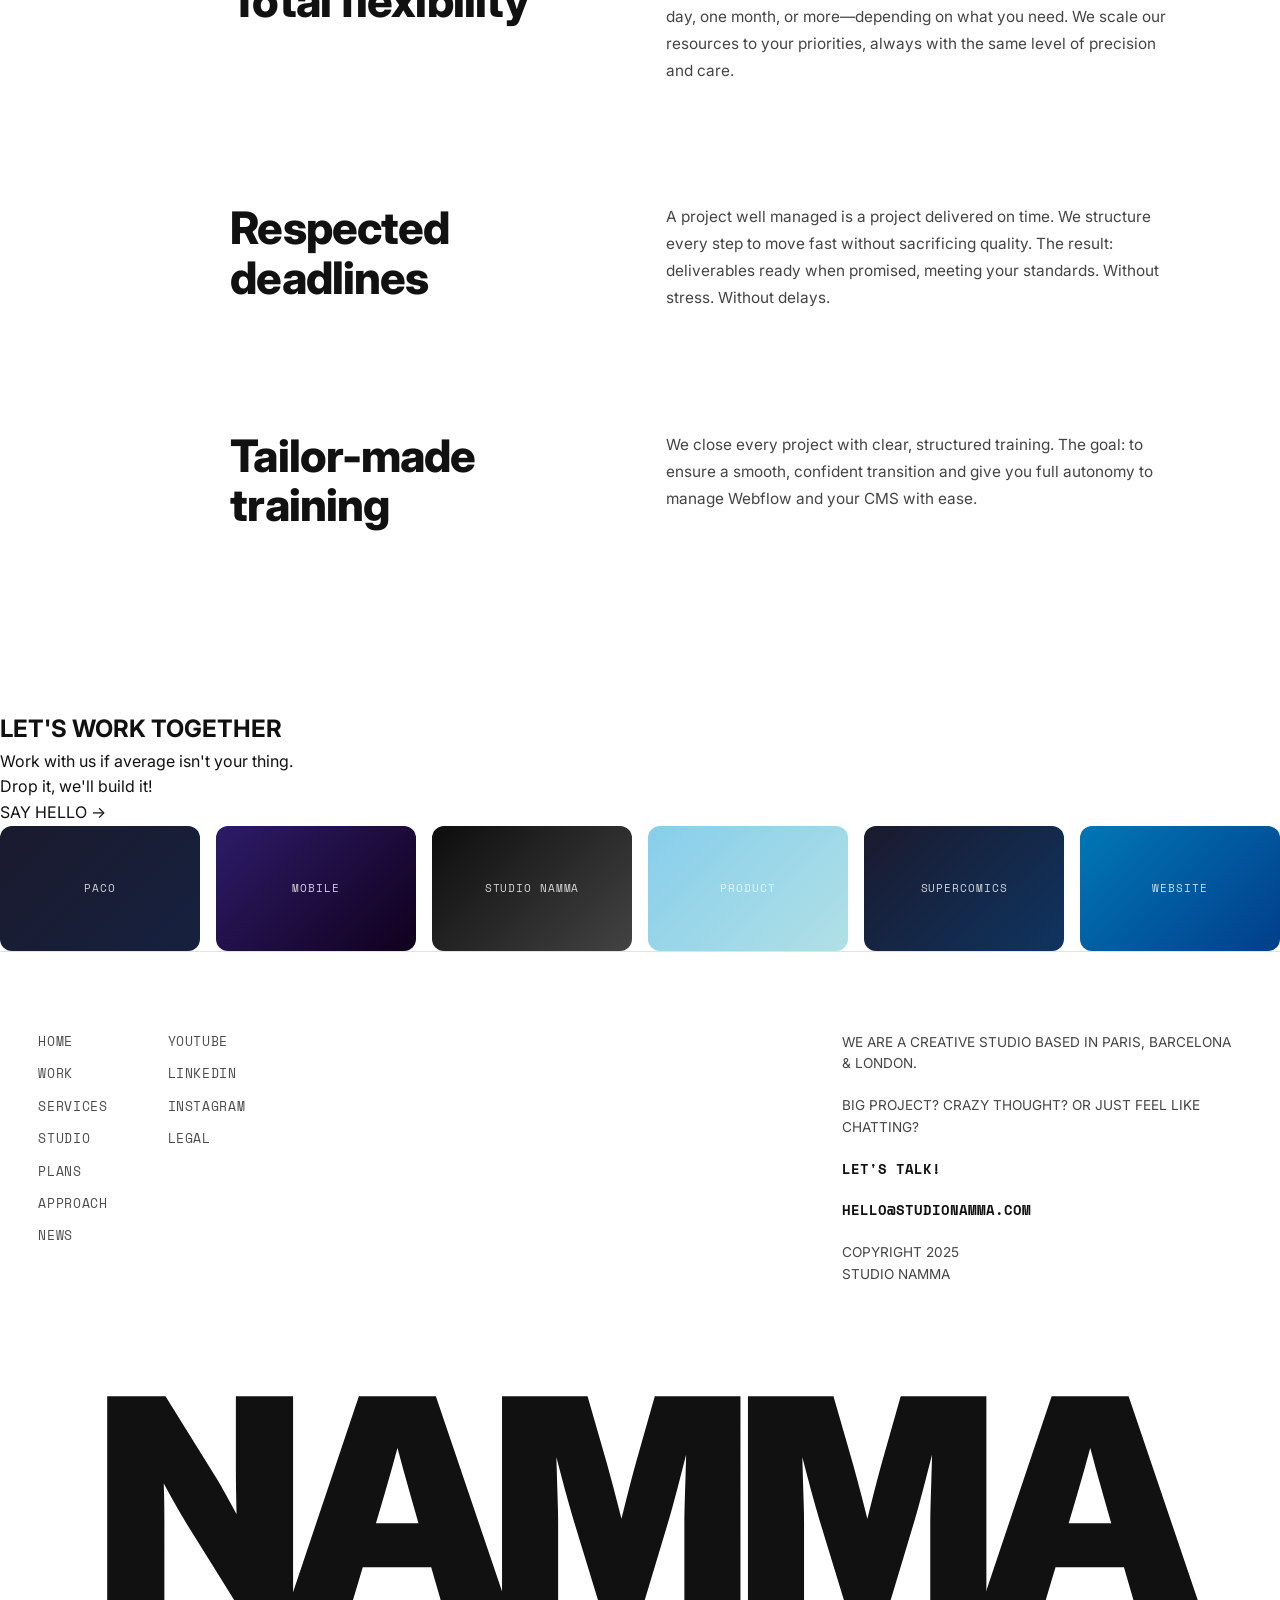
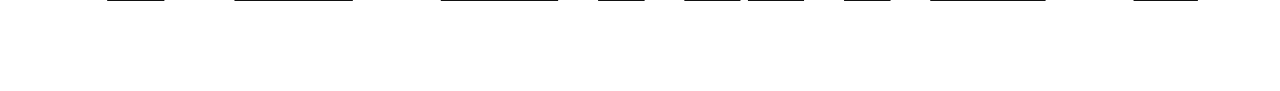
<file: plans-Studio-Nama/index.html>
<!DOCTYPE html>
<html lang="en">
<head>
    <meta charset="UTF-8">
    <meta name="viewport" content="width=device-width, initial-scale=1.0">
    <meta name="description" content="Studio Namma Plans — Sharp, flexible, and effective web design and Webflow development packages. From all-in-one projects to daily passes and premium subscriptions.">
    <title>Plans — Studio Namma</title>
    <link href="https://fonts.googleapis.com/css2?family=Space+Mono:wght@400;700&family=Inter:wght@400;500;600;700;800;900&family=JetBrains+Mono:wght@400;500;700&display=swap" rel="stylesheet">
    <link rel="stylesheet" href="../nav.css">
    <link rel="stylesheet" href="style.css">
</head>
<body data-theme="light">

    <nav class="navbar">
        <div class="nav-col nav-col-brand">
            <a href="../index.html" class="nav-item nav-brand hover-link">
                STUDIO NAMMA
            </a>
        </div>

        <div class="nav-col nav-col-theme">
            <button id="theme-toggle" class="nav-item nav-theme hover-link" aria-label="Toggle dark mode">
                DARK MODE
            </button>
        </div>

        <div class="nav-col nav-col-menu">
            <button id="menu-toggle" class="nav-item nav-menu hover-link" aria-label="Open menu">
                MENU
            </button>
        </div>

        <div class="nav-col nav-col-talk">
            <a href="mailto:hello@studionamma.com" class="nav-item nav-talk hover-link">
                LET'S TALK!
            </a>
        </div>
    </nav>

  
    <section class="hero" id="hero">
        <h1 class="hero-title">THE PERFECT<br>PLAN</h1>
    </section>

 
    <section class="intro" id="intro">
        <div class="intro-left">
            <span class="mono-tag">SHARP. FLEXIBLE. EFFECTIVE.</span>
        </div>
        <div class="intro-right">
            <p class="intro-text">Our offers? Like a Lego set for serious adults: precise, modular, and free of useless instructions. From fast-turnaround projects to full-scale redesigns, we adapt to your real needs, not the other way around. We don't sell packages. We solve problems. Flexible, agile, and attentive, we deliver effective solutions that actually work. As simple as that.</p>
        </div>
    </section>

    
    <section class="typo-divider" id="typoDivider">
        <div class="typo-word" data-speed="0.3">MASTERPIECE</div>
        <div class="typo-word" data-speed="0.5">SPRINT</div>
        <div class="typo-word" data-speed="0.7">UNLIMITED</div>
    </section>

  
    <section class="plans-section" id="plans">
        <div class="plans-counter">
            <span class="mono-tag">SERVICES PACKED (3)</span>
        </div>

      
        <article class="plan-card" id="plan1">
            <div class="plan-category">
                <span class="mono-tag">MASTERPIECE</span>
            </div>
            <div class="plan-content">
                <h2 class="plan-title">All-in-one</h2>
                <p class="plan-description">The all-in-one formula for a website built to last. From scratch to launch, we handle it all. Branding, design, Webflow development: take it all, or just what you need. From flawless Figma integrations to full rebuilds, we deliver with precision. The result? A masterpiece, signed Namma.</p>
                <a href="#" class="plan-price">FROM 2,800 € →</a>
            </div>
            <div class="plan-features">
                <ul>
                    <li>BRANDING</li>
                    <li>UI/UX DESIGN</li>
                    <li>WEBFLOW DEVELOPMENT</li>
                    <li>REDESIGN</li>
                    <li>PIXEL-PERFECT</li>
                </ul>
            </div>
        </article>

        
        <article class="plan-card" id="plan2">
            <div class="plan-category">
                <span class="mono-tag">MASTERPIECE</span>
            </div>
            <div class="plan-content">
                <h2 class="plan-title">Daily pass</h2>
                <p class="plan-description">A clear brief, a tight deadline? Our daily rate puts all our energy into your priorities. Web design or Webflow integration— you decide. Think of it as a creative sprint: book a day, or as many as you need. Fast, flexible, no strings attached.</p>
                <a href="#" class="plan-price">FROM €650 →</a>
            </div>
            <div class="plan-features">
                <ul>
                    <li>UI/UX DESIGN</li>
                    <li>WEBFLOW DEVELOPMENT</li>
                    <li>LANDING PAGE</li>
                    <li>FIGMA PROTOTYPE</li>
                    <li>SEO CONTENT</li>
                </ul>
            </div>
        </article>

       
        <article class="plan-card" id="plan3">
            <div class="plan-category">
                <span class="mono-tag">SPRINT</span>
            </div>
            <div class="plan-content">
                <h2 class="plan-title">Premium subscription</h2>
                <p class="plan-description">Your team, fully extended. A premium subscription unlocking access to all our expertise: design, development, content. Unlimited requests, handled with priority and maximum responsiveness. The ideal formula for scaleups and fast-growing companies that need continuous support and a partner always by their side.</p>
                <a href="#" class="plan-price">FROM €4,990/MONTH →</a>
            </div>
            <div class="plan-features">
                <ul>
                    <li>LONG-TERM SUPPORT</li>
                    <li>FAST TURNAROUND</li>
                    <li>UNLIMITED PROJECTS</li>
                    <li>UNLIMITED REVISIONS</li>
                    <li>DEDICATED CLIENT MANAGER</li>
                </ul>
            </div>
        </article>

        
        <div class="plan-bottom-label">
            <span class="mono-tag">UNLIMITED</span>
        </div>
    </section>

    
    <section class="custom-offer" id="customOffer">
        <div class="custom-offer-content">
            <span class="mono-tag">NEED SOMETHING CUSTOM?</span>
            <p class="custom-offer-text">OUR PACKS ARE JUST THE STARTING POINT. IF YOU'VE GOT A SPECIFIC NEED OR A BOLD CHALLENGE, WE'LL CRAFT A TAILOR-MADE OFFER THAT FITS YOUR PROJECT PERFECTLY.</p>
            <a href="#" class="custom-offer-cta">CONTACT US →</a>
        </div>
    </section>

  
    <section class="we-build" id="weBuild">
        <div class="we-build-heading">
            <div class="we-build-image-wrapper">
                <div class="we-build-image-placeholder"></div>
            </div>
            <h2 class="we-build-title">
                <span class="we-build-line"><span class="we-build-img-inline"></span>WE BUILD</span>
                <span class="we-build-line">YOU LAUNCH</span>
            </h2>
        </div>
    </section>


    <section class="value-props" id="valueProps">
        <div class="value-tag">
            <span class="mono-tag">SMART PACK</span>
        </div>

        <article class="value-item" id="value1">
            <div class="value-title-col">
                <h3 class="value-title">Expand your team</h3>
            </div>
            <div class="value-desc-col">
                <p class="value-desc">Reinforce your team with our Webflow developers, brand designers, copywriters and 3D experts. We bring the extra skills you don't have in-house, so every project moves faster, stays sharper, and hits a higher standard.</p>
            </div>
        </article>

        <article class="value-item" id="value2">
            <div class="value-title-col">
                <h3 class="value-title">Total flexibility</h3>
            </div>
            <div class="value-desc-col">
                <p class="value-desc">No two projects move the same way. That's why our offers adapt: one day, one month, or more—depending on what you need. We scale our resources to your priorities, always with the same level of precision and care.</p>
            </div>
        </article>

        <article class="value-item" id="value3">
            <div class="value-title-col">
                <h3 class="value-title">Respected deadlines</h3>
            </div>
            <div class="value-desc-col">
                <p class="value-desc">A project well managed is a project delivered on time. We structure every step to move fast without sacrificing quality. The result: deliverables ready when promised, meeting your standards. Without stress. Without delays.</p>
            </div>
        </article>

        <article class="value-item" id="value4">
            <div class="value-title-col">
                <h3 class="value-title">Tailor-made training</h3>
            </div>
            <div class="value-desc-col">
                <p class="value-desc">We close every project with clear, structured training. The goal: to ensure a smooth, confident transition and give you full autonomy to manage Webflow and your CMS with ease.</p>
            </div>
        </article>
    </section>


    <section class="work-together" id="workTogether">
        <div class="work-together-heading">
            <h2 class="work-together-title">
                <span class="work-together-line">LET'S WORK</span>
                <span class="work-together-line">TOGETHER</span>
            </h2>
        </div>
        <div class="work-together-cta-area">
            <div class="work-together-text">
                <p>Work with us if average isn't your thing.<br>Drop it, we'll build it!</p>
            </div>
            <a href="#" class="work-together-cta">SAY HELLO →</a>
        </div>

       
        <div class="portfolio-grid" id="portfolioGrid">
            <div class="portfolio-card" style="background: linear-gradient(135deg, #1a1a2e, #16213e);">
                <span class="portfolio-label">paco</span>
            </div>
            <div class="portfolio-card" style="background: linear-gradient(135deg, #2d1b69, #11001c);">
                <span class="portfolio-label">mobile</span>
            </div>
            <div class="portfolio-card" style="background: linear-gradient(135deg, #0d0d0d, #434343);">
                <span class="portfolio-label">studio namma</span>
            </div>
            <div class="portfolio-card" style="background: linear-gradient(135deg, #87CEEB, #b0e0e6);">
                <span class="portfolio-label">product</span>
            </div>
            <div class="portfolio-card" style="background: linear-gradient(135deg, #1a1a2e, #0f3460);">
                <span class="portfolio-label">supercomics</span>
            </div>
            <div class="portfolio-card" style="background: linear-gradient(135deg, #0077b6, #023e8a);">
                <span class="portfolio-label">website</span>
            </div>
        </div>
    </section>

 
    <footer class="footer" id="footer">
        <div class="footer-inner">
            <div class="footer-left">
                <nav class="footer-nav">
                    <a href="#">HOME</a>
                    <a href="#">WORK</a>
                    <a href="#">SERVICES</a>
                    <a href="#">STUDIO</a>
                    <a href="#">PLANS</a>
                    <a href="#">APPROACH</a>
                    <a href="#">NEWS</a>
                </nav>
                <nav class="footer-social">
                    <a href="#">YOUTUBE</a>
                    <a href="#">LINKEDIN</a>
                    <a href="#">INSTAGRAM</a>
                    <a href="#">LEGAL</a>
                </nav>
            </div>
            <div class="footer-right">
                <p class="footer-about">WE ARE A CREATIVE STUDIO BASED IN PARIS, BARCELONA & LONDON.</p>
                <p class="footer-chat">BIG PROJECT? CRAZY THOUGHT? OR JUST FEEL LIKE CHATTING?</p>
                <a href="#" class="footer-talk">LET'S TALK!</a>
                <a href="mailto:HELLO@STUDIONAMMA.COM" class="footer-email">HELLO@STUDIONAMMA.COM</a>
                <p class="footer-copy">COPYRIGHT 2025<br>STUDIO NAMMA</p>
            </div>
        </div>
    </footer>

    
    <section class="namma-banner" id="nammaBanner">
        <div class="namma-text">NAMMA</div>
    </section>


    <div class="bottom-bar" id="bottomBar">
        <div class="bottom-bar-left">
            <span class="mono-tag">WE CRAFT BOLD DESIGN & CLEAN WEBFLOW.</span>
        </div>
        <div class="bottom-bar-right" id="cityClocks">
        
        </div>
    </div>


    <script src="../navbar.js"></script>
    <script src="script.js"></script>
</body>
</html>
</file>
<file: news/style.css>
:root {
    --bg-color: #f5f5f5;
    --text-color: #111111;
    --font-sans: 'Inter', sans-serif;
    --font-mono: 'JetBrains Mono', monospace;
}

[data-theme="dark"] {
    --bg-color: #0c0c0c;
    --text-color: #f0f0f0;
}

* {
    margin: 0;
    padding: 0;
    box-sizing: border-box;
    
}

body {
    background-color: var(--bg-color);
    color: var(--text-color);
    font-family: var(--font-sans);
    overflow-x: hidden;
    transition: background-color 0.3s ease, color 0.3s ease;
    cursor: default;
    padding-bottom: 100px; /* Prevents content from being hidden behind the footer */
}

a, button {
    cursor: pointer;
    background: none;
    border: none;
    color: inherit;
    font: inherit;
    text-decoration: none;
}
.cursor {
    position: fixed;
    top: 0;
    left: 0;
    width: 16px;
    height: 16px;
    background: #1E6BFF;   /* Blue cursor */
    border-radius: 50%;
    pointer-events: none;
    transform: translate(-50%, -50%);
    transition: width 0.2s ease,
                height 0.2s ease,
                background-color 0.3s ease;
    z-index: 9999;
}

.cursor.hovered {
    width: 16px;
    height: 16px;
    /* background-color: #ffffff; */
    /* mix-blend-mode: difference; */
}
.logo-mono {
    font-weight: 700;
}
.hero {
    height: 90vh;
    display: flex;
    flex-direction: column;
    justify-content: center;
    align-items: center;
    position: relative;
    
    padding-top: 5rem; 
}

.hero-content {
    position: relative;
}

.hero-title {
    font-size: clamp(4rem, 10vw, 10rem);
    font-weight: 900;
    line-height: 1;
    text-align: center;
    letter-spacing: -0.05em;
    text-transform: uppercase;
        transform: scaleY(1.25);
       font-family: "Mixtape Extra Condensed", sans-serif;
}

.hero-gif {
    position: absolute;
    background-size: cover;
    background-position: center;
    border-radius: 8px;
    z-index: 10;
    pointer-events: none;
       width: 230px;
    height: 130px;
}

.hero-gif-1 {
    /* width: 280px;
    height: 160px; */
    top: 60%;
    left: 1%;
    transform: translateY(-50%);
    background-image: url('https://cdn.prod.website-files.com/679cb9cacf00799ba4b4c985/6874e13b574359e627e54456_home%20alone%20GIF.gif');
}

.hero-gif-2 {
    /* width: 280px;
    height: 160px; */
    top: 15%;
    right: 1%;
    top: 18%;
    background-image: url('https://cdn.prod.website-files.com/679cb9cacf00799ba4b4c985/6874e1621d9dbf384288d9aa_Severance%20Lumon%20GIF.gif');
}

.hero-gif-3 {
    /* width: 280px;
    height: 160px; */
    bottom: -10%;
    right: 12%;
    background-image: url('https://cdn.prod.website-files.com/679cb9cacf00799ba4b4c985/6874e5008d1c01696a043721_barbie.gif');
}

.scroll-indicator {
    position: fixed;
    bottom: 20px;
    left: 180px;
    transform: translateX(-50%);
    z-index: 1000;
    pointer-events: none;
    font-family: var(--font-mono);
    text-transform: uppercase;
    font-size: 0.85rem;
}.news-section{
    max-width:1500px;
    margin:auto;
    padding:4rem 2rem;
}

.news-grid {
    display: flex;
    flex-direction: column;
    gap: 0;
}.news-card{
    position: relative;
    overflow: visible;
    display: flex;
    flex-direction: column;
    justify-content: center;
   padding: 2.2rem 0;
    min-height: 300px;
      border-top: none;
    transition: transform .3s ease;
}
.news-card:hover{
    transform: none;
}

.news-tag{
    font-family: var(--font-mono);
    font-size: .85rem;
    text-transform: uppercase;
    opacity: .7;
    margin-bottom: 1rem;
}

.news-heading{
    font-family: var(--font-sans);
    font-size: clamp(2rem,4vw,4rem);
    font-weight:600;
    line-height:1.1;
    letter-spacing:-.02em;
    max-width:65%;
    z-index:2;
     margin-bottom:0;
}
.news-visual{
    position:absolute;
    right:0;
    top:50%;
    transform:translateY(-50%);
    width:260px;
    height:160px;
    background-size:cover;
    background-position:center;
    background-repeat:no-repeat;
    border-radius:8px;
    z-index:5;
}
.cta-section {
    padding: 10rem 2rem;
    display: grid;
    grid-template-columns: 1fr 1fr;
    gap: 2rem;
    max-width: 1400px;
    margin: 0 auto;
    border-top: 1px solid rgba(128, 128, 128, 0.2);
}

.cta-title {
    font-size: clamp(3rem, 6vw, 6rem);
    font-weight: 900;
    line-height: 1;
    text-transform: uppercase;
}

.cta-content {
    display: flex;
    flex-direction: column;
    justify-content: flex-end;
    align-items: flex-start;
    gap: 2rem;
    font-size: 1.5rem;
    line-height: 1.4;
}

.cta-button {
    font-family: var(--font-mono);
    text-transform: uppercase;
    font-size: 1rem;
    border-bottom: 1px solid currentColor;
    padding-bottom: 0.2rem;
}
.footer {
    padding: 4rem 2rem 2rem 2rem;
    background-color: var(--text-color);
    color: var(--bg-color);
    display: flex;
    flex-direction: column;
    gap: 15rem;
}

.footer-links {
    display: grid;
    grid-template-columns: repeat(4, 1fr);
    gap: 2rem;
    font-family: var(--font-mono);
    font-size: 0.9rem;
    will-change: transform;
}

.footer-col {
    display: flex;
    flex-direction: column;
    gap: 1rem;
}

.footer-col a {
    opacity: 0.7;
    transition: opacity 0.2s ease;
}

.footer-col a:hover, .footer-col a.active {
    opacity: 1;
}

.footer-logo {
    width: 100%;
    color: var(--bg-color);
    overflow: visible;
    margin-top: auto;
    transform-origin: bottom center;
    will-change: transform;
}

#namma-logo {
    width: 100%;
    height: 200px; /* Base height */
}
@media (max-width: 768px) {
    .nav-left { gap: 1rem; }
    .cta-section { grid-template-columns: 1fr; }
    .footer-links { grid-template-columns: 1fr 1fr; }
    .news-heading { max-width: 100%; }
    .news-card:hover { transform: none; }
    .news-visual { display: none; }
}

@media (max-width: 480px) {
    .footer-links { grid-template-columns: 1fr; }
}
</file>
<file: nav.css>
@import url('https://fonts.googleapis.com/css2?family=Anton&family=Inter:wght@400;600;900&family=JetBrains+Mono:wght@400;500;700&display=swap');

/* =========================================
   UNIFIED NAVBAR (WORK, NEWS, PLANS, ETC.)
========================================= */

.navbar {
    position: fixed;
    top: 0;
    left: 0;
    width: 100%;
    z-index: 1000;
    display: grid;
    grid-template-columns: 1.35fr 3.5fr 1.75fr auto;
    align-items: center;
    padding: 24px 32px;
    background: #ffffff !important;
    transition: background-color 0.3s ease;
    box-sizing: border-box;
}

[data-theme="dark"] .navbar {
    background: #0c0c0c !important;
}

.nav-col {
    display: flex;
    align-items: center;
}

.nav-col-talk {
    justify-content: flex-end;
}

.nav-item {
    font-family: 'JetBrains Mono', monospace;
    font-size: 13px;
    font-weight: 500;
    letter-spacing: 0.05em;
    text-transform: uppercase;
    color: #000000;
    background: none;
    border: none;
    padding: 0;
    margin: 0;
    cursor: pointer;
    text-decoration: none;
    display: inline-flex;
    align-items: center;
    transition: opacity 0.2s ease, color 0.3s ease;
    line-height: 1;
}

[data-theme="dark"] .nav-item {
    color: #ffffff;
}

.nav-item:hover {
    opacity: 0.55;
}


@media (max-width: 900px) {
    .navbar {
        grid-template-columns: 1fr 1fr;
        gap: 16px;
        padding: 18px 20px;
    }
    
    .nav-col-menu {
        grid-column: 1;
    }
    
    .nav-col-talk {
        grid-column: 2;
    }
}

@media (max-width: 500px) {
    .navbar {
        padding: 16px;
    }
    
    .nav-item {
        font-size: 11px;
    }
}

/* =========================================
   FULLSCREEN MENU OVERLAY
========================================= */

#menu {
    position: fixed;
    width: 100vw;
    height: 100vh;
    background-color: #ffffff;
    list-style-type: none;
    margin: 0;
    display: grid;
    grid-template-columns: repeat(2, 1fr);
    padding: 90px 32px 32px 32px;
    top: -100%;
    left: 0;
    transition: top 0.35s cubic-bezier(0.16, 1, 0.3, 1);
    z-index: 999;
    font-family: 'Franklin Gothic Medium', 'Arial Narrow', Arial, sans-serif;
    box-sizing: border-box;
    overflow-y: auto;
}

[data-theme="dark"] #menu {
    background-color: #0c0c0c;
    color: #ffffff;
}

#menu > li {
    font-size: clamp(40px, 7vw, 90px);
    font-weight: 900;
    line-height: 1.1;
    color: inherit;
}

#menu > li a {
    color: inherit;
    text-decoration: none;
    transition: opacity 0.2s ease;
}

#menu > li a:hover {
    opacity: 0.6;
}

#menu.show {
    top: 0;
}

/* =========================================
   HOMEPAGE DYNAMIC NAVBAR FALLBACK
========================================= */

#navbar {
    display: flex;
    width: 100vw;
    justify-content: space-between;
    cursor: pointer;
    height: 60px;
    align-items: center;
    font-size: 13px;
    letter-spacing: 0.1em;
    position: fixed;
    z-index: 1000;
    padding: 0 20px;
    list-style-type: none;
    top: 0;
    left: 0;
    font-family: 'Franklin Gothic Medium', 'Arial Narrow', Arial, sans-serif;
    box-sizing: border-box;
    color: var(--text-color, #000000);
    transition: color 0.3s ease;
}

[data-theme="dark"] #navbar,
[data-theme="dark"] #navbar > li,
[data-theme="dark"] #navbar > p {
    color: #ffffff;
}

#navbar > p, #navbar > li {
    cursor: pointer;
}

#bottom-bar {
    position: fixed;
    bottom: 0;
    left: 0;
    width: 100%;
    display: flex;
    justify-content: space-between;
    align-items: center;
    padding: 10px 20px;
    font-size: 11px;
    letter-spacing: 0.08em;
    text-transform: uppercase;
    z-index: 10;
}
</file>
<file: footer.css>
/* =========================
   LET'S WORK TOGETHER (CTA)
========================= */

.section_cta {
    position: relative;
    width: 100%;
    padding: 80px 32px 140px;
    box-sizing: border-box;
    opacity: 0;
    transform: translateY(50px);
    transition: opacity 0.85s cubic-bezier(0.16, 1, 0.3, 1), transform 0.85s cubic-bezier(0.16, 1, 0.3, 1);
    will-change: transform, opacity;
}

.section_cta.is-revealed {
    opacity: 1;
    transform: translateY(0);
}

.cta_container {
    display: flex;
    justify-content: space-between;
    align-items: flex-start;
    gap: 40px;
    margin-bottom: 70px;
    flex-wrap: wrap;
}

.cta_heading_wrapper {
    display: flex;
    flex-direction: column;
}

.cta_heading {
    font-family: 'Inter', sans-serif;
    font-size: clamp(65px, 8.8vw, 150px);
    font-weight: 900;
    line-height: 0.82;
    letter-spacing: -6px;
    text-transform: uppercase;
    color: var(--text-color);
    margin: 0;
}

.cta_heading_line_2 {
    display: flex;
    align-items: center;
    gap: 16px;
}

.cta_visual {
    width: clamp(110px, 12vw, 190px);
    height: clamp(60px, 6.5vw, 105px);
    border-radius: 8px;
    overflow: hidden;
    background: #000;
    flex-shrink: 0;
    display: inline-block;
    vertical-align: middle;
}

.cta_visual video {
    width: 100%;
    height: 100%;
    object-fit: cover;
    display: block;
}

.cta_content {
    max-width: 380px;
    font-family: 'Inter', sans-serif;
    padding-top: 10px;
}

.cta_content p {
    font-size: 20px;
    font-weight: 600;
    line-height: 1.35;
    color: var(--text-color);
    margin-bottom: 28px;
}

.say_hello_btn {
    display: inline-flex;
    align-items: center;
    gap: 10px;
    font-family: 'JetBrains Mono', monospace;
    font-size: 13px;
    font-weight: 600;
    letter-spacing: 2px;
    text-transform: uppercase;
    color: var(--text-color);
    text-decoration: none;
    transition: opacity 0.2s ease, transform 0.2s ease;
}

.say_hello_btn:hover {
    opacity: 0.6;
    transform: translateX(4px);
}

.cta_thumbs_grid {
    width: 100%;
    display: grid;
    grid-template-columns: repeat(6, 1fr);
    gap: 16px;
}

.cta_thumb_video {
    aspect-ratio: 4 / 3;
    border-radius: 8px;
    overflow: hidden;
    background: #000;
    box-shadow: 0 4px 18px rgba(0, 0, 0, 0.15);
    transition: transform 0.3s ease, box-shadow 0.3s ease;
}

.cta_thumb_video:hover {
    transform: translateY(-3px) scale(1.02);
    box-shadow: 0 10px 25px rgba(0, 0, 0, 0.25);
}

.cta_thumb_video video {
    width: 100%;
    height: 100%;
    object-fit: cover;
    display: block;
}

@media (max-width: 900px) {
    .cta_thumbs_grid {
        grid-template-columns: repeat(3, 1fr);
    }
}

@media (max-width: 600px) {
    .cta_thumbs_grid {
        grid-template-columns: repeat(2, 1fr);
    }
    
    .cta_content p {
        font-size: 17px;
    }
}



/* =========================
   FOOTER SECTION
========================= */

.footer-section {
    position: relative;
    width: 100%;
    padding: 100px 32px 140px;
    box-sizing: border-box;
    font-family: 'JetBrains Mono', monospace;
    font-size: 13px;
    letter-spacing: 0.08em;
    text-transform: uppercase;
    color: var(--text-color);
}

.footer-content {
    display: flex;
    justify-content: space-between;
    align-items: flex-start;
    width: 100%;
    margin-bottom: 90px;
    gap: 40px;
}

.footer-left {
    display: flex;
    flex-direction: column;
    gap: 36px;
}

.footer-nav-list,
.footer-social-list {
    display: flex;
    flex-direction: column;
    gap: 8px;
}

.footer-nav-list a,
.footer-social-list a,
.footer-email-link {
    color: var(--text-color);
    text-decoration: none;
    transition: opacity 0.2s ease, transform 0.2s ease;
    display: inline-block;
    width: fit-content;
}

.footer-nav-list a:hover,
.footer-social-list a:hover,
.footer-email-link:hover {
    opacity: 0.5;
    transform: translateX(4px);
}

.footer-right {
    display: flex;
    flex-direction: column;
    gap: 32px;
    max-width: 480px;
    text-align: left;
}

.footer-info-block p {
    margin: 0;
    line-height: 1.6;
    color: var(--text-color);
}

.footer-info-block .talk-heading {
    margin-bottom: 6px;
    font-weight: 700;
}

.footer-email-link {
    font-weight: 700;
}

.footer-logo-container {
    width: 100%;
    overflow: hidden;
    display: flex;
    justify-content: center;
    align-items: flex-end;
    margin-top: 50px;
}

#namma-logo {
    width: 100%;
    height: auto;
    display: block;
    color: var(--text-color);
    transform-origin: bottom center;
    will-change: transform;
    transform: scaleY(0.18);
}

@media (max-width: 850px) {
    .footer-section {
        padding: 60px 16px 120px;
    }

    .footer-content {
        flex-direction: column;
        gap: 50px;
        margin-bottom: 50px;
    }
}

/* =========================
   CUSTOM BLUE CURSOR DOT
========================= */

.cursor {
    position: fixed;
    top: 0;
    left: 0;
    width: 14px;
    height: 14px;
    background-color: #0000ff;
    border-radius: 50%;
    pointer-events: none;
    z-index: 99999;
    transform: translate(-50%, -50%);
    transition: width 0.22s cubic-bezier(0.16, 1, 0.3, 1), 
                height 0.22s cubic-bezier(0.16, 1, 0.3, 1), 
                transform 0.15s cubic-bezier(0.16, 1, 0.3, 1);
    display: block;
}

.cursor.cursor--hover {
    width: 26px;
    height: 26px;
    background-color: #0000ff;
}

.cursor.cursor--click {
    transform: translate(-50%, -50%) scale(0.75);
}

/* =========================
   FIXED BOTTOM BAR
========================= */

.fixed-bottom-bar {
    position: fixed;
    bottom: 0;
    left: 0;
    width: 100%;
    padding: 16px 32px;
    display: flex;
    justify-content: space-between;
    align-items: center;
    font-family: 'JetBrains Mono', monospace;
    font-size: 11px;
    font-weight: 500;
    letter-spacing: 0.08em;
    text-transform: uppercase;
    color: var(--text-color);
    background: transparent;
    pointer-events: none;
    z-index: 900;
    box-sizing: border-box;
}

.bottom-bar-left,
.bottom-bar-right {
    display: flex;
    align-items: center;
    gap: 16px;
}

.floating-whatsapp {
    position: fixed;
    bottom: 24px;
    right: 28px;
    width: 44px;
    height: 44px;
    border-radius: 50%;
    background-color: #1515ff;
    color: #ffffff;
    display: flex;
    justify-content: center;
    align-items: center;
    z-index: 1000;
    text-decoration: none;
    box-shadow: 0 4px 16px rgba(21, 21, 255, 0.35);
    transition: transform 0.2s ease, background-color 0.2s ease;
}

.floating-whatsapp:hover {
    transform: scale(1.1);
    background-color: #0000d6;
}

@media (max-width: 800px) {
    .fixed-bottom-bar {
        padding: 12px 16px;
        font-size: 9px;
    }
    
    .floating-whatsapp {
        bottom: 16px;
        right: 16px;
        width: 38px;
        height: 38px;
    }
}
</file>
<file: plan/style.css>
:root {
    --bg-color: #f5f5f5;
    --text-color: #111111;
    --font-sans: 'Inter', sans-serif;
    --font-mono: 'JetBrains Mono', monospace;
}

[data-theme="dark"] {
    --bg-color: #111111;
    --text-color: #e4e4e4;
}

* {
    margin: 0;
    padding: 0;
    box-sizing: border-box;
    
}

body {
    background-color: var(--bg-color);
    color: var(--text-color);
    font-family: var(--font-sans);
    overflow-x: hidden;
    transition: background-color 0.3s ease, color 0.3s ease;
    cursor: default;
    padding-bottom: 100px; /* Prevents content from being hidden behind the footer */
}

a, button {
    cursor: pointer;
    background: none;
    border: none;
    color: inherit;
    font: inherit;
    text-decoration: none;
}
.cursor {
    position: fixed;
    top: 0;
    left: 0;
    width: 16px;
    height: 16px;
    background: #1E6BFF;   /* Blue cursor */
    border-radius: 50%;
    pointer-events: none;
    transform: translate(-50%, -50%);
    transition: width 0.2s ease,
                height 0.2s ease,
                background-color 0.3s ease;
    z-index: 9999;
}

.cursor.hovered {
    width: 16px;
    height: 16px;
    /* background-color: #ffffff; */
    /* mix-blend-mode: difference; */
}
.navbar {
    display: flex;
    justify-content: space-between;
    align-items: center;
      padding: 1rem 1.5rem;
    font-family: var(--font-mono);
    text-transform: uppercase;
    font-size: 0.9rem;
    position: fixed;
    top: 0;
    left: 0;
    right: 0;
    z-index: 100;
    mix-blend-mode: difference;
    color: #fff;
}

.nav-left {
    display: flex;
    gap: 2rem;
}

.logo-mono {
    font-weight: 700;
}
.hero {
    height: 90vh;
    display: flex;
    flex-direction: column;
    justify-content: center;
    align-items: center;
    position: relative;
    
    padding-top: 5rem; 
}

.hero-content {
    position: relative;
}

.hero-title {
    font-size: clamp(4rem, 10vw, 10rem);
    font-weight: 900;
    line-height: 1;
    text-align: center;
    letter-spacing: -0.05em;
    text-transform: uppercase;
        transform: scaleY(1.25);
       font-family: "Mixtape Extra Condensed", sans-serif;
}

.hero-gif {
    position: absolute;
    background-size: cover;
    background-position: center;
    border-radius: 8px;
    z-index: 10;
    pointer-events: none;
       width: 230px;
    height: 130px;
}

.hero-gif-1 {
    /* width: 280px;
    height: 160px; */
    top: 60%;
    left: 1%;
    transform: translateY(-50%);
    background-image: url('https://cdn.prod.website-files.com/679cb9cacf00799ba4b4c985/6874e13b574359e627e54456_home%20alone%20GIF.gif');
}

.hero-gif-2 {
    /* width: 280px;
    height: 160px; */
    top: 15%;
    right: 1%;
    top: 18%;
    background-image: url('https://cdn.prod.website-files.com/679cb9cacf00799ba4b4c985/6874e1621d9dbf384288d9aa_Severance%20Lumon%20GIF.gif');
}

.hero-gif-3 {
    /* width: 280px;
    height: 160px; */
    bottom: -10%;
    right: 12%;
    background-image: url('https://cdn.prod.website-files.com/679cb9cacf00799ba4b4c985/6874e5008d1c01696a043721_barbie.gif');
}

.scroll-indicator {
    position: fixed;
    bottom: 20px;
    left: 180px;
    transform: translateX(-50%);
    z-index: 1000;
    pointer-events: none;
    font-family: var(--font-mono);
    text-transform: uppercase;
    font-size: 0.85rem;
}.news-section{
    max-width:1500px;
    margin:auto;
    padding:4rem 2rem;
}

.news-grid {
    display: flex;
    flex-direction: column;
    gap: 0;
}.news-card{
    position: relative;
    overflow: visible;
    display: flex;
    flex-direction: column;
    justify-content: center;
   padding: 2.2rem 0;
    min-height: 300px;
      border-top: none;
    transition: transform .3s ease;
}
.news-card:hover{
    transform: none;
}

.news-tag{
    font-family: var(--font-mono);
    font-size: .85rem;
    text-transform: uppercase;
    opacity: .7;
    margin-bottom: 1rem;
}

.news-heading{
    font-family: var(--font-sans);
    font-size: clamp(2rem,4vw,4rem);
    font-weight:600;
    line-height:1.1;
    letter-spacing:-.02em;
    max-width:65%;
    z-index:2;
     margin-bottom:0;
}
.news-visual{
    position:absolute;
    right:0;
    top:50%;
    transform:translateY(-50%);
    width:260px;
    height:160px;
    background-size:cover;
    background-position:center;
    background-repeat:no-repeat;
    border-radius:8px;
    z-index:5;
}
.cta-section {
    padding: 10rem 2rem;
    display: grid;
    grid-template-columns: 1fr 1fr;
    gap: 2rem;
    max-width: 1400px;
    margin: 0 auto;
    border-top: 1px solid rgba(128, 128, 128, 0.2);
}

.cta-title {
    font-size: clamp(3rem, 6vw, 6rem);
    font-weight: 900;
    line-height: 1;
    text-transform: uppercase;
}

.cta-content {
    display: flex;
    flex-direction: column;
    justify-content: flex-end;
    align-items: flex-start;
    gap: 2rem;
    font-size: 1.5rem;
    line-height: 1.4;
}

.cta-button {
    font-family: var(--font-mono);
    text-transform: uppercase;
    font-size: 1rem;
    border-bottom: 1px solid currentColor;
    padding-bottom: 0.2rem;
}
.footer {
    padding: 4rem 2rem 2rem 2rem;
    background-color: var(--text-color);
    color: var(--bg-color);
    display: flex;
    flex-direction: column;
    gap: 15rem;
}

.footer-links {
    display: grid;
    grid-template-columns: repeat(4, 1fr);
    gap: 2rem;
    font-family: var(--font-mono);
    font-size: 0.9rem;
    will-change: transform;
}

.footer-col {
    display: flex;
    flex-direction: column;
    gap: 1rem;
}

.footer-col a {
    opacity: 0.7;
    transition: opacity 0.2s ease;
}

.footer-col a:hover, .footer-col a.active {
    opacity: 1;
}

.footer-logo {
    width: 100%;
    color: var(--bg-color);
    overflow: visible;
    margin-top: auto;
    transform-origin: bottom center;
    will-change: transform;
}

#namma-logo {
    width: 100%;
    height: 200px; /* Base height */
}
@media (max-width: 768px) {
    .nav-left { gap: 1rem; }
    .cta-section { grid-template-columns: 1fr; }
    .footer-links { grid-template-columns: 1fr 1fr; }
    .news-heading { max-width: 100%; }
    .news-card:hover { transform: none; }
    .news-visual { display: none; }
}

@media (max-width: 480px) {
    .footer-links { grid-template-columns: 1fr; }
}
</file>
<file: plans-Studio-Nama/style.css>
:root {
    --bg-primary: #ffffff;
    --bg-secondary: #f5f5f5;
    --text-primary: #111111;
    --text-secondary: #444444;
    --text-muted: #666666;
    --accent: #0000ff;
    --accent-hover: #1b00ff;
    --divider: rgba(17, 17, 17, 0.12);
    --card-bg: rgba(200, 200, 200, 0.3);
    --font-display: 'Inter', 'Helvetica Neue', Arial, sans-serif;
    --font-mono: 'Space Mono', 'Courier New', Courier, monospace;
    --font-body: 'Inter', 'Helvetica Neue', Arial, sans-serif;
    --nav-height: 56px;
    --bottom-bar-height: 40px;
    --side-padding: clamp(20px, 3vw, 40px);
    --transition-base: 0.35s cubic-bezier(0.4, 0, 0.2, 1);
}

[data-theme="dark"] {
    --bg-primary: #0c0c0c;
    --bg-secondary: #141414;
    --text-primary: #f0f0f0;
    --text-secondary: #bbbbbb;
    --text-muted: #888888;
    --divider: rgba(255, 255, 255, 0.12);
    --card-bg: rgba(40, 40, 40, 0.4);
}
*,
*::before,
*::after {
    margin: 0;
    padding: 0;
    box-sizing: border-box;
}

html {
    scroll-behavior: smooth;
    font-size: 16px;
    -webkit-font-smoothing: antialiased;
    -moz-osx-font-smoothing: grayscale;
}

body {
    font-family: var(--font-body);
    background-color: var(--bg-primary);
    color: var(--text-primary);
    line-height: 1.6;
    overflow-x: hidden;
    transition: background-color var(--transition-base), color var(--transition-base);
    padding-bottom: var(--bottom-bar-height);
}

a {
    color: inherit;
    text-decoration: none;
}

ul {
    list-style: none;
}

img {
    max-width: 100%;
    display: block;
}

::selection {
    background: var(--accent);
    color: #fff;
}

/* ===== TOP NAVIGATION BAR ===== */
.top-nav {
    position: fixed;
    top: 0;
    left: 0;
    right: 0;
    z-index: 1000;
    display: flex;
    justify-content: space-between;
    align-items: center;
    padding: 0 var(--side-padding);
    height: var(--nav-height);
    font-family: var(--font-mono);
    font-size: 0.75rem;
    letter-spacing: 0.06em;
    text-transform: uppercase;
    background: transparent;
    transition: background-color var(--transition-base);
}

.top-nav.scrolled {
    background: var(--bg-primary);
    backdrop-filter: blur(12px);
}

.nav-left,
.nav-right {
    display: flex;
    align-items: center;
    gap: clamp(16px, 3vw, 48px);
}

.nav-logo {
    font-weight: 700;
    letter-spacing: 0.1em;
    transition: opacity var(--transition-base);
}

.nav-logo:hover {
    opacity: 0.6;
}



.nav-link,
.nav-cta {
    font-weight: 400;
    transition: opacity var(--transition-base);
}

.nav-link:hover,
.nav-cta:hover {
    opacity: 0.6;
}

.hero {
    min-height: 100vh;
    display: flex;
    align-items: center;
    justify-content: center;
    padding: var(--nav-height) var(--side-padding) 60px;
    text-align: center;
}

.hero-title {
    font-family: var(--font-display);
    font-weight: 900;
    font-size: clamp(60px, 12vw, 180px);
    line-height: 0.9;
    letter-spacing: -0.03em;
    text-transform: uppercase;
    opacity: 0;
    transform: translateY(40px);
    animation: fadeInUp 1s ease forwards;
    animation-delay: 0.2s;
}

@keyframes fadeInUp {
    to {
        opacity: 1;
        transform: translateY(0);
    }
}

.intro {
    display: grid;
    grid-template-columns: 1fr 1fr;
    gap: clamp(20px, 4vw, 60px);
    padding: 80px var(--side-padding) 120px;
    align-items: start;
}

.mono-tag {
    font-family: var(--font-mono);
    font-size: 0.75rem;
    letter-spacing: 0.06em;
    text-transform: uppercase;
    color: var(--text-muted);
    line-height: 1.6;
}

.intro-text {
    font-family: var(--font-body);
    font-size: clamp(1rem, 1.4vw, 1.35rem);
    line-height: 1.7;
    color: var(--text-primary);
    max-width: 620px;
}

.typo-divider {
    padding: 40px 0 80px;
    overflow: hidden;
}

.typo-word {
    font-family: var(--font-display);
    font-weight: 900;
    font-size: clamp(80px, 16vw, 240px);
    line-height: 0.85;
    letter-spacing: -0.04em;
    text-transform: uppercase;
    color: var(--text-primary);
    white-space: nowrap;
    padding-left: var(--side-padding);
    opacity: 0;
    transform: translateX(-30px);
    transition: opacity 0.8s ease, transform 0.8s ease;
}

.typo-word.visible {
    opacity: 1;
    transform: translateX(0);
}

.plans-section {
    padding: 60px var(--side-padding) 80px;
}

.plans-counter {
    margin-bottom: 100px;
}


.plan-card {
    display: grid;
    grid-template-columns: 1fr 2fr 1fr;
    gap: clamp(20px, 3vw, 60px);
    padding: 80px 0;
    border-top: 1px solid var(--divider);
    align-items: start;
    opacity: 0;
    transform: translateY(30px);
    transition: opacity 0.7s ease, transform 0.7s ease;
}

.plan-card.visible {
    opacity: 1;
    transform: translateY(0);
}

.plan-category {
    padding-top: 8px;
}

.plan-title {
    font-family: var(--font-display);
    font-weight: 800;
    font-size: clamp(2rem, 4vw, 3.2rem);
    line-height: 1.1;
    margin-bottom: 28px;
    letter-spacing: -0.02em;
}

.plan-description {
    font-family: var(--font-body);
    font-size: clamp(0.95rem, 1.2vw, 1.2rem);
    line-height: 1.7;
    color: var(--text-secondary);
    margin-bottom: 36px;
    max-width: 560px;
}

.plan-price {
    font-family: var(--font-mono);
    font-size: 0.8rem;
    letter-spacing: 0.06em;
    text-transform: uppercase;
    color: var(--text-primary);
    display: inline-block;
    padding: 8px 0;
    border-bottom: 1px solid var(--divider);
    transition: border-color var(--transition-base), opacity var(--transition-base);
}

.plan-price:hover {
    border-color: var(--text-primary);
    opacity: 0.7;
}

.plan-features ul {
    display: flex;
    flex-direction: column;
    gap: 6px;
}

.plan-features li {
    font-family: var(--font-mono);
    font-size: 0.75rem;
    letter-spacing: 0.06em;
    text-transform: uppercase;
    color: var(--text-muted);
    line-height: 1.8;
    position: relative;
    padding-left: 0;
    transition: color var(--transition-base), transform var(--transition-base);
}

.plan-features li:hover {
    color: var(--text-primary);
    transform: translateX(4px);
}

.plan-bottom-label {
    padding: 40px 0 0;
    border-top: 1px solid var(--divider);
}

/* ===== CUSTOM OFFER SECTION ===== */
.custom-offer {
    padding: 100px var(--side-padding) 140px;
    display: flex;
    justify-content: flex-end;
}

.custom-offer-content {
    max-width: 520px;
    text-align: left;
}

.custom-offer-content .mono-tag {
    display: block;
    margin-bottom: 32px;
    color: var(--text-muted);
}

.custom-offer-text {
    font-family: var(--font-mono);
    font-size: 0.8rem;
    letter-spacing: 0.04em;
    line-height: 1.9;
    text-transform: uppercase;
    color: var(--text-secondary);
    margin-bottom: 36px;
}

.custom-offer-cta {
    font-family: var(--font-mono);
    font-size: 0.8rem;
    letter-spacing: 0.06em;
    text-transform: uppercase;
    display: inline-block;
    padding: 8px 0;
    border-bottom: 1px solid var(--divider);
    transition: border-color var(--transition-base), opacity var(--transition-base);
}

.custom-offer-cta:hover {
    border-color: var(--text-primary);
    opacity: 0.7;
}


.we-build {
    padding: 60px var(--side-padding) 40px;
}

.we-build-title {
    font-family: var(--font-display);
    font-weight: 900;
    font-size: clamp(60px, 11vw, 160px);
    line-height: 0.9;
    letter-spacing: -0.03em;
    text-transform: uppercase;
}

.we-build-line {
    display: block;
}

.we-build-img-inline {
    display: inline-block;
    width: clamp(60px, 8vw, 120px);
    height: clamp(40px, 5.5vw, 80px);
    background: linear-gradient(135deg, #333, #555);
    border-radius: 6px;
    vertical-align: middle;
    margin-right: 8px;
    position: relative;
    overflow: hidden;
}

.we-build-img-inline::after {
    content: '';
    position: absolute;
    inset: 0;
    background: linear-gradient(135deg, rgba(255,255,255,0.1), transparent);
}

.value-props {
    padding: 60px var(--side-padding) 120px;
}

.value-tag {
    margin-bottom: 60px;
}

.value-item {
    display: grid;
    grid-template-columns: 1fr 1fr;
    gap: clamp(20px, 4vw, 80px);
    padding: 60px 0;
    align-items: start;
    opacity: 0;
    transform: translateY(25px);
    transition: opacity 0.7s ease, transform 0.7s ease;
}

.value-item.visible {
    opacity: 1;
    transform: translateY(0);
}

.value-title {
    font-family: var(--font-display);
    font-weight: 800;
    font-size: clamp(1.8rem, 3.5vw, 2.8rem);
    line-height: 1.1;
    letter-spacing: -0.02em;
    padding-left: clamp(60px, 15vw, 240px);
}

.value-desc {
    font-family: var(--font-body);
    font-size: clamp(0.95rem, 1.2vw, 1.15rem);
    line-height: 1.75;
    color: var(--text-secondary);
    max-width: 520px;
}





.portfolio-grid {
    display: grid;
    grid-template-columns: repeat(6, 1fr);
    gap: 16px;
}

.portfolio-card {
    aspect-ratio: 16 / 10;
    border-radius: 12px;
    display: flex;
    align-items: center;
    justify-content: center;
    overflow: hidden;
    cursor: pointer;
    transition: transform var(--transition-base), box-shadow var(--transition-base);
}

.portfolio-card:hover {
    transform: translateY(-4px) scale(1.02);
    box-shadow: 0 12px 40px rgba(0,0,0,0.2);
}

.portfolio-label {
    font-family: var(--font-mono);
    font-size: 0.7rem;
    color: rgba(255,255,255,0.8);
    text-transform: uppercase;
    letter-spacing: 0.08em;
}






@media (max-width: 1024px) {
    .plan-card {
        grid-template-columns: 1fr;
        gap: 24px;
    }

    .plan-features {
        padding-top: 12px;
    }

    .intro {
        grid-template-columns: 1fr;
        gap: 24px;
    }

    .value-item {
        grid-template-columns: 1fr;
        gap: 16px;
    }

    .value-title {
        padding-left: 0;
    }

    .portfolio-grid {
        grid-template-columns: repeat(3, 1fr);
    }


}

@media (max-width: 600px) {
    :root {
        --side-padding: 16px;
        --nav-height: 48px;
    }

    .hero-title {
        font-size: clamp(48px, 14vw, 100px);
    }

    .typo-word {
        font-size: clamp(50px, 14vw, 120px);
    }

    .we-build-title {
        font-size: clamp(40px, 12vw, 100px);
    }

    .portfolio-grid {
        grid-template-columns: repeat(2, 1fr);
    }

    .nav-link {
        display: none;
    }
}

/* ===== FOOTER & BOTTOM BAR ===== */
.footer {
    padding: 80px var(--side-padding) 60px;
    border-top: 1px solid var(--divider);
}

.footer-inner {
    display: flex;
    justify-content: space-between;
    align-items: flex-start;
    gap: 60px;
    flex-wrap: wrap;
}

.footer-left {
    display: flex;
    gap: 60px;
}

.footer-nav, .footer-social {
    display: flex;
    flex-direction: column;
    gap: 12px;
    font-family: var(--font-mono);
    font-size: 0.8rem;
    letter-spacing: 0.05em;
    text-transform: uppercase;
}

.footer-nav a, .footer-social a {
    color: var(--text-primary);
    opacity: 0.75;
    transition: opacity var(--transition-base);
}

.footer-nav a:hover, .footer-social a:hover {
    opacity: 1;
}

.footer-right {
    display: flex;
    flex-direction: column;
    gap: 20px;
    max-width: 400px;
    font-family: var(--font-body);
    font-size: 0.85rem;
    line-height: 1.6;
    color: var(--text-secondary);
}

.footer-talk, .footer-email {
    font-family: var(--font-mono);
    font-weight: 700;
    color: var(--text-primary);
}

.namma-banner {
    padding: 40px var(--side-padding);
    overflow: hidden;
}

.namma-text {
    font-family: var(--font-display);
    font-size: clamp(80px, 22vw, 360px);
    font-weight: 900;
    line-height: 0.8;
    letter-spacing: -0.05em;
    text-transform: uppercase;
    color: var(--text-primary);
    text-align: center;
    width: 100%;
}

.bottom-bar {
    position: fixed;
    bottom: 0;
    left: 0;
    width: 100%;
    height: var(--bottom-bar-height);
    display: flex;
    justify-content: space-between;
    align-items: center;
    padding: 0 var(--side-padding);
    background: var(--bg-primary);
    border-top: 1px solid var(--divider);
    font-family: var(--font-mono);
    font-size: 0.75rem;
    letter-spacing: 0.06em;
    text-transform: uppercase;
    color: var(--text-muted);
    z-index: 100;
    transition: background-color var(--transition-base), color var(--transition-base), border-color var(--transition-base);
}
</file>
